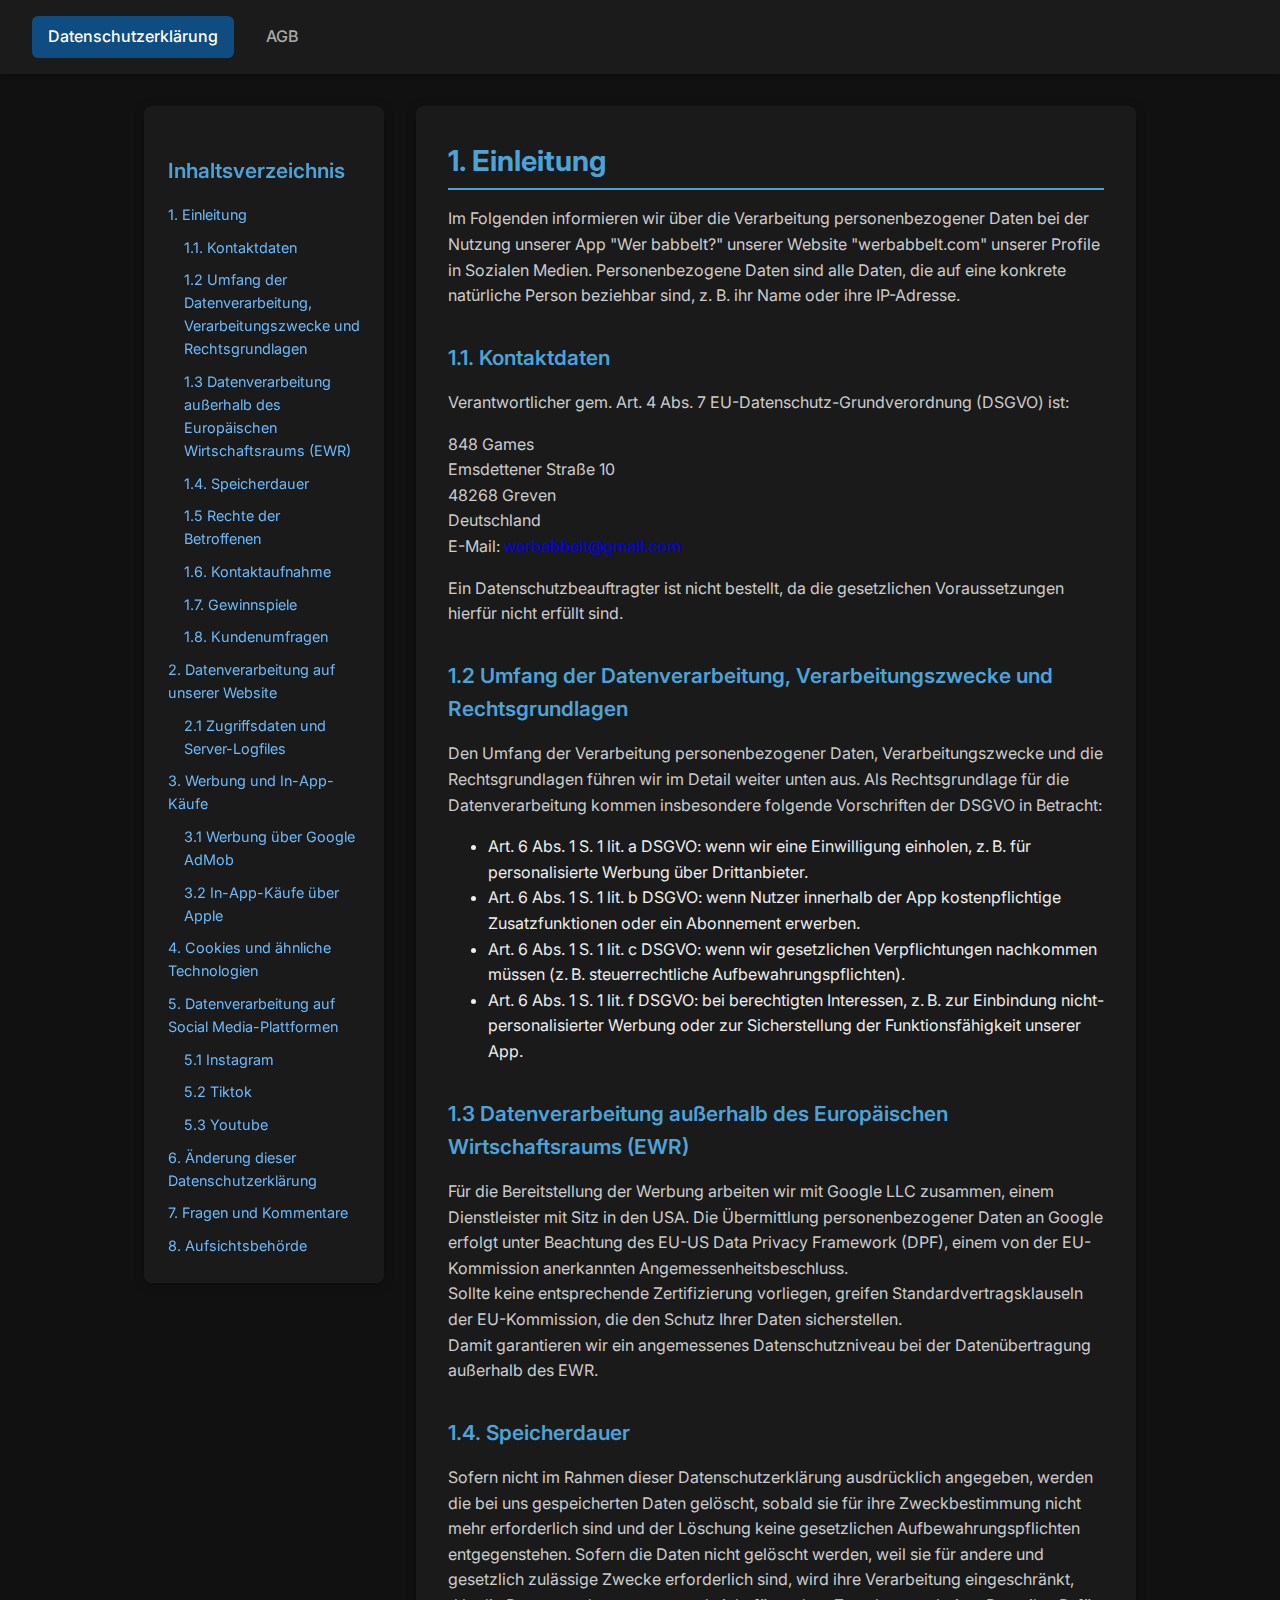
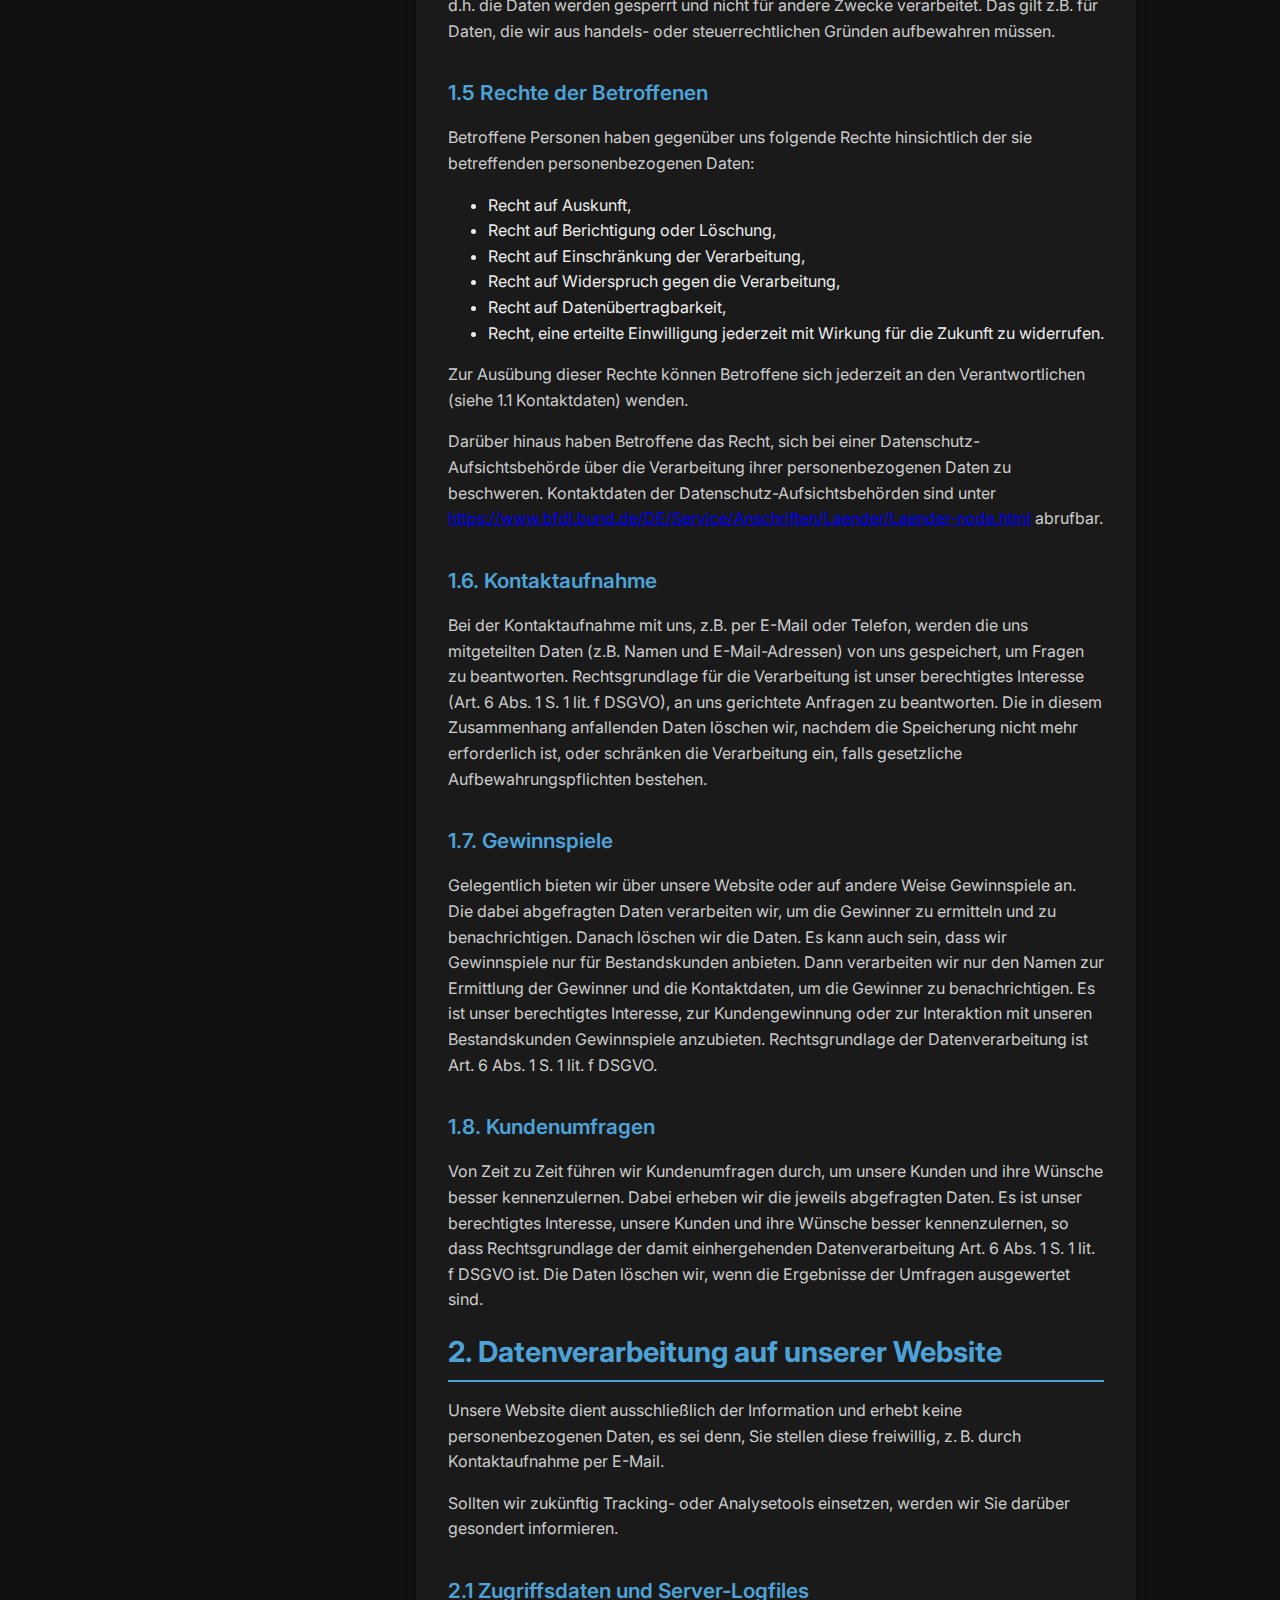
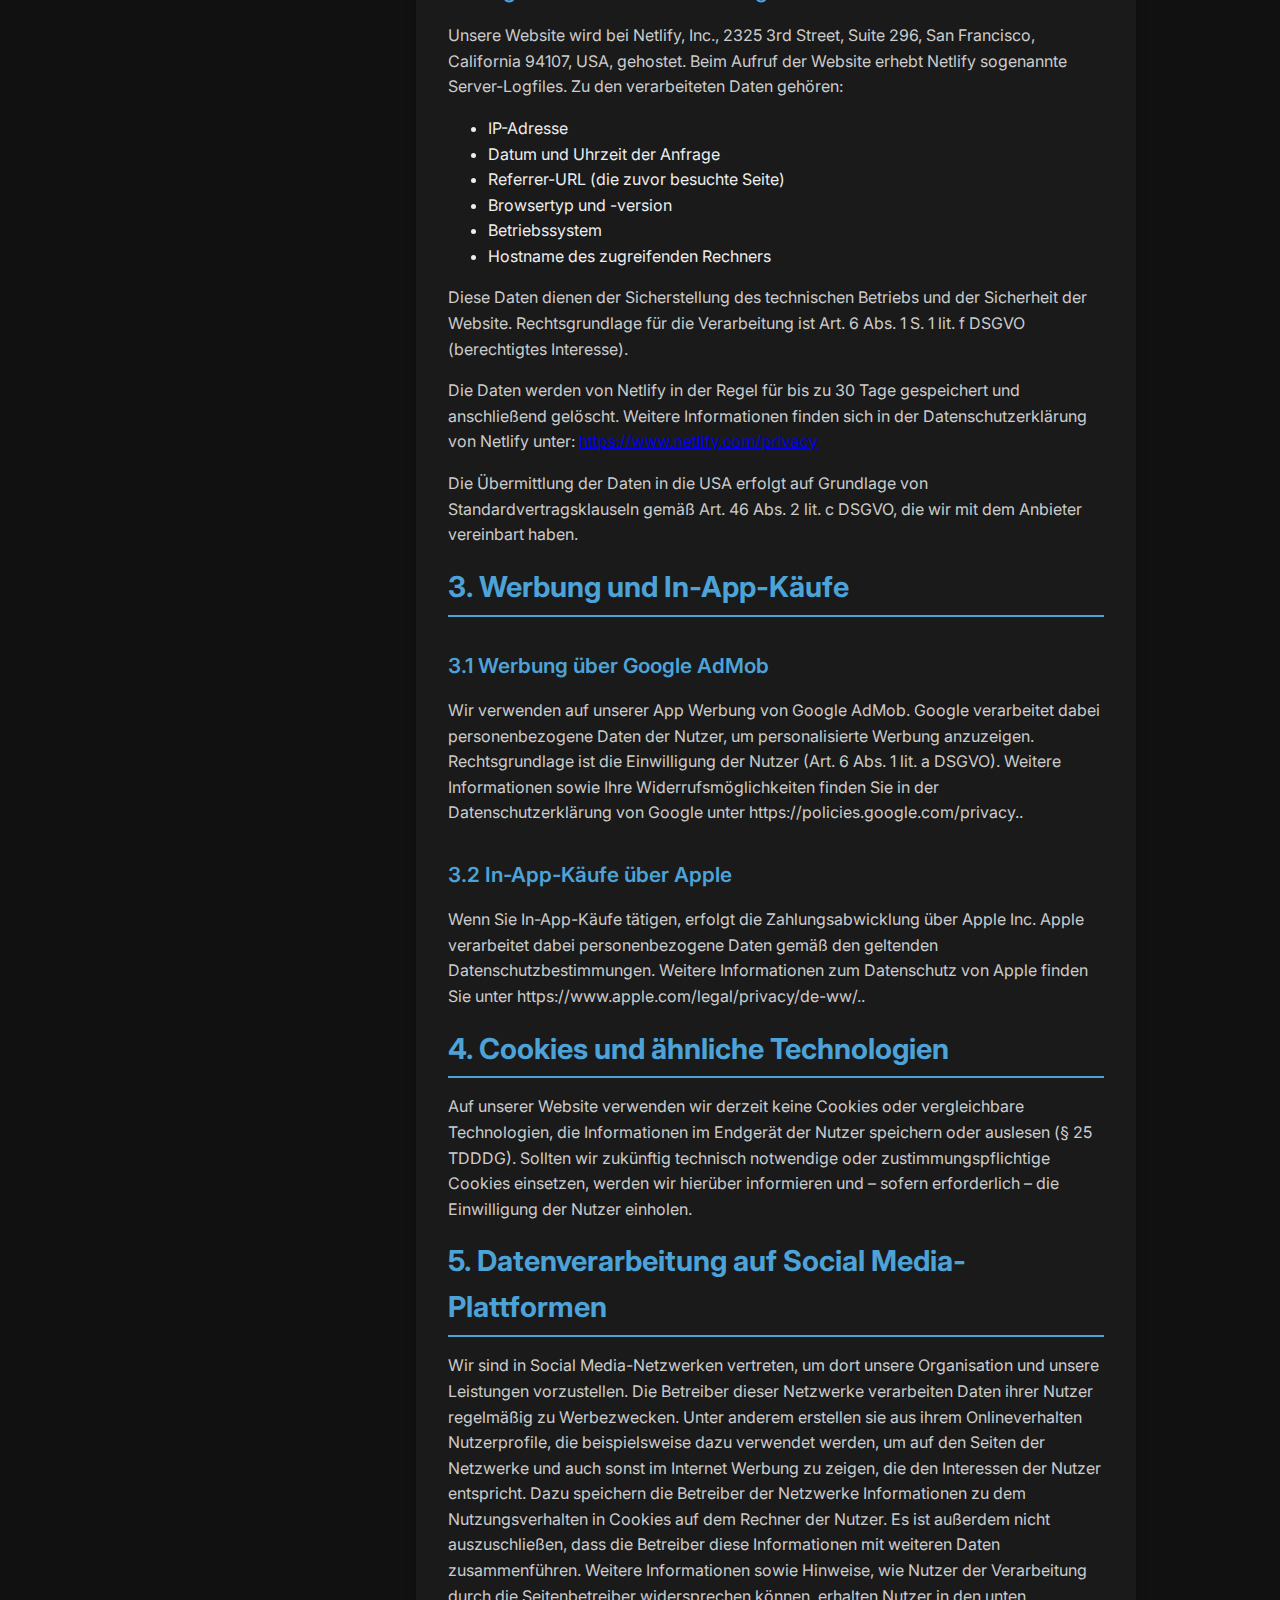
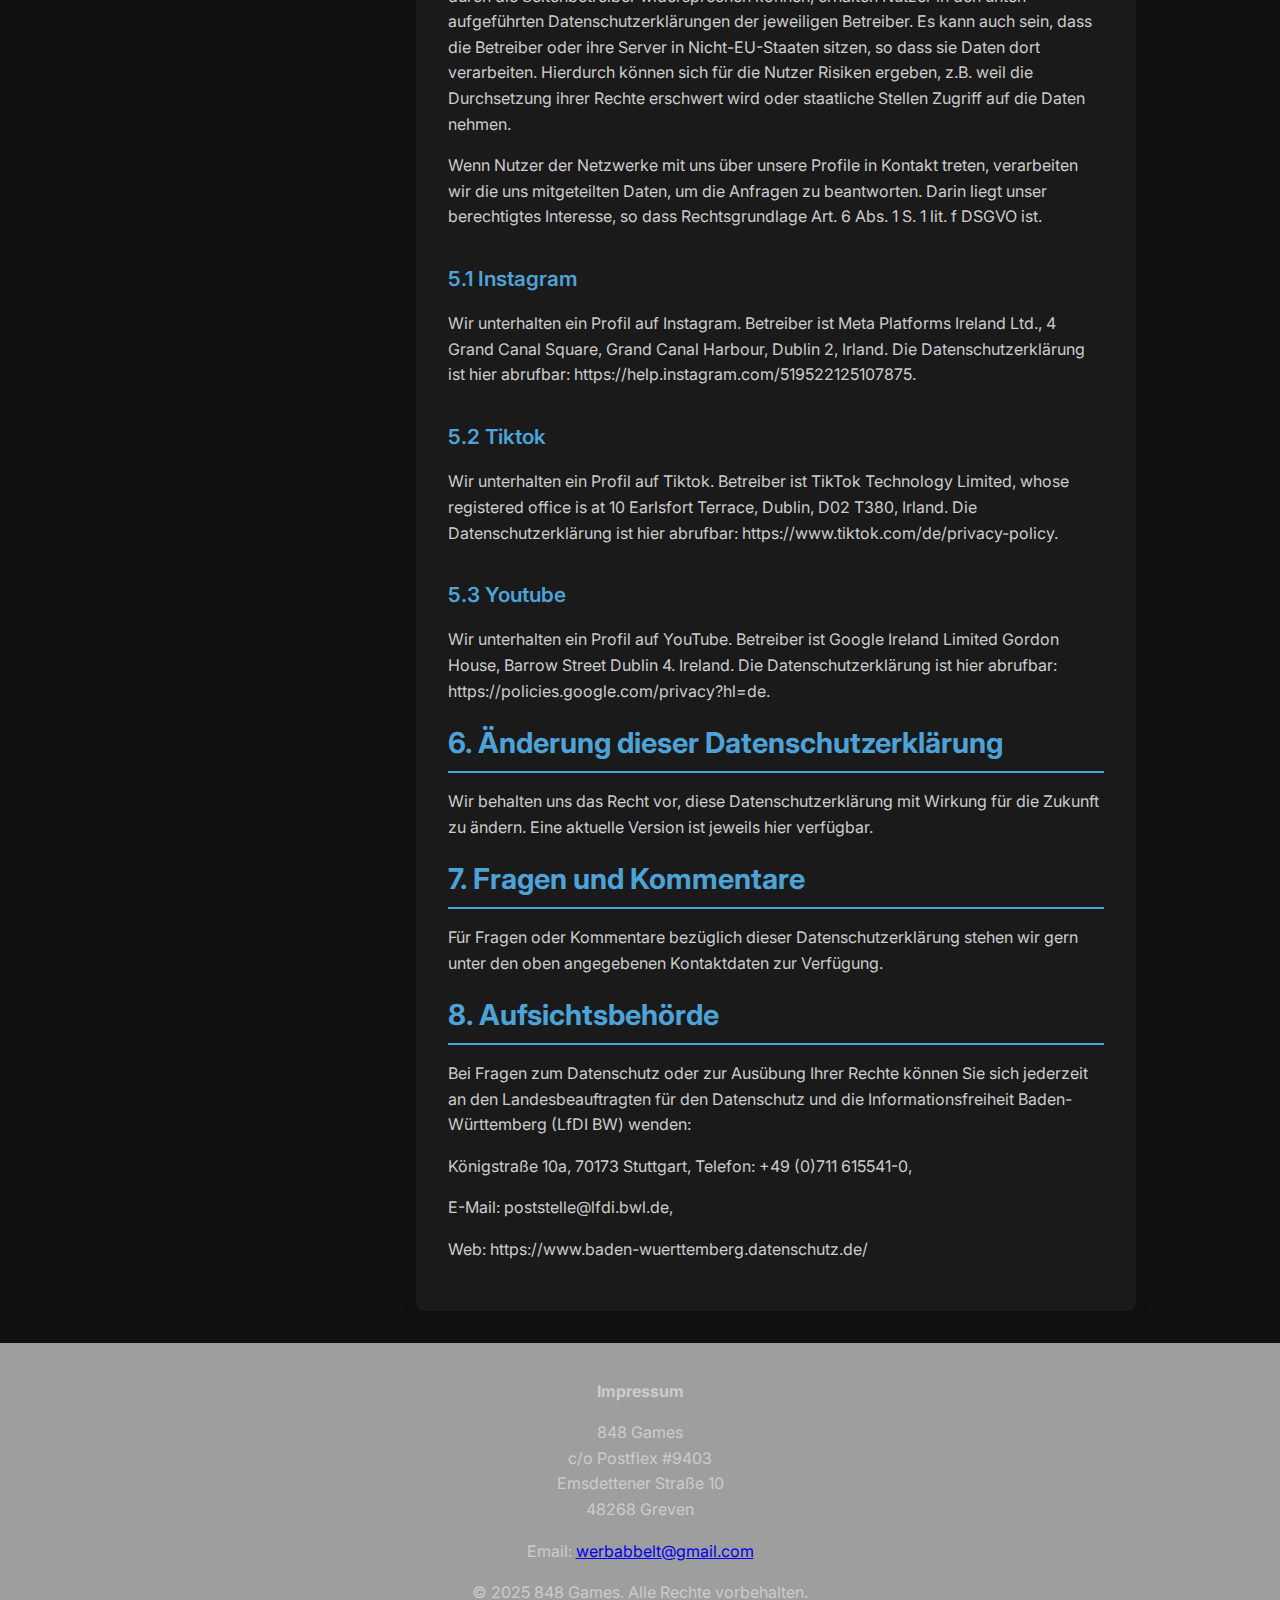
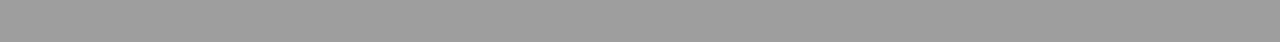
<file: index.html>
<!DOCTYPE html>
<html lang="de">
<head>
  <meta charset="UTF-8" />
  <meta name="viewport" content="width=device-width, initial-scale=1" />
  <title>Datenschutzerklärung</title>
  <link rel="stylesheet" href="styles.css" />
</head>
<header>
  <nav class="nav-tabs">
    <a href="index.html" class="tab active">Datenschutzerklärung</a>
    <a href="agb.html" class="tab">AGB</a>
  </nav>
</header>

<body>

<div class="container">
  <nav class="toc" aria-label="Inhaltsverzeichnis">
    <h2>Inhaltsverzeichnis</h2>
    <ul></ul>
  </nav>

  <main class="content">
    <section>
      <!-- Hier deinen Text einfügen -->
      <h1>1. Einleitung</h1>
<p>Im Folgenden informieren wir über die Verarbeitung personenbezogener Daten bei der Nutzung
unserer App "Wer babbelt?"
unserer Website "werbabbelt.com"
unserer Profile in Sozialen Medien.
Personenbezogene Daten sind alle Daten, die auf eine konkrete natürliche Person beziehbar sind, z. B. ihr Name oder ihre IP-Adresse.
</p>

<h2>1.1. Kontaktdaten</h2>
<p>Verantwortlicher gem. Art. 4 Abs. 7 EU-Datenschutz-Grundverordnung (DSGVO) ist:<br>
<p>
848 Games<br>
Emsdettener Straße 10<br>
48268 Greven<br>
Deutschland<br>
E-Mail: <a href="mailto:werbabbelt@gmail.com">werbabbelt@gmail.com</a>
</p>
<p>Ein Datenschutzbeauftragter ist nicht bestellt, da die gesetzlichen Voraussetzungen hierfür nicht erfüllt sind.</p>

<h2>1.2 Umfang der Datenverarbeitung, Verarbeitungszwecke und Rechtsgrundlagen</h2>
<p>Den Umfang der Verarbeitung personenbezogener Daten, Verarbeitungszwecke und die Rechtsgrundlagen führen wir im Detail weiter unten aus. Als Rechtsgrundlage für die Datenverarbeitung kommen insbesondere folgende Vorschriften der DSGVO in Betracht:</p>
<ul>
  <li>Art. 6 Abs. 1 S. 1 lit. a DSGVO: wenn wir eine Einwilligung einholen, z. B. für personalisierte Werbung über Drittanbieter.</li>
  <li>Art. 6 Abs. 1 S. 1 lit. b DSGVO: wenn Nutzer innerhalb der App kostenpflichtige Zusatzfunktionen oder ein Abonnement erwerben.</li>
  <li>Art. 6 Abs. 1 S. 1 lit. c DSGVO: wenn wir gesetzlichen Verpflichtungen nachkommen müssen (z. B. steuerrechtliche Aufbewahrungspflichten).</li>
  <li>Art. 6 Abs. 1 S. 1 lit. f DSGVO: bei berechtigten Interessen, z. B. zur Einbindung nicht-personalisierter Werbung oder zur Sicherstellung der Funktionsfähigkeit unserer App.</li>
</ul>

<h2>1.3 Datenverarbeitung außerhalb des Europäischen Wirtschaftsraums (EWR)</h2>
<p>Für die Bereitstellung der Werbung arbeiten wir mit Google LLC zusammen, einem Dienstleister mit Sitz in den USA. Die Übermittlung personenbezogener Daten an Google erfolgt unter Beachtung des EU-US Data Privacy Framework (DPF), einem von der EU-Kommission anerkannten Angemessenheitsbeschluss.<br>
Sollte keine entsprechende Zertifizierung vorliegen, greifen Standardvertragsklauseln der EU-Kommission, die den Schutz Ihrer Daten sicherstellen.<br>
Damit garantieren wir ein angemessenes Datenschutzniveau bei der Datenübertragung außerhalb des EWR.</p>

<h2>1.4. Speicherdauer</h2>
<p>Sofern nicht im Rahmen dieser Datenschutzerklärung ausdrücklich angegeben, werden die bei uns gespeicherten Daten gelöscht, sobald sie für ihre Zweckbestimmung nicht mehr erforderlich sind und der Löschung keine gesetzlichen Aufbewahrungspflichten entgegenstehen. Sofern die Daten nicht gelöscht werden, weil sie für andere und gesetzlich zulässige Zwecke erforderlich sind, wird ihre Verarbeitung eingeschränkt, d.h. die Daten werden gesperrt und nicht für andere Zwecke verarbeitet. Das gilt z.B. für Daten, die wir aus handels- oder steuerrechtlichen Gründen aufbewahren müssen.</p>

<h2>1.5 Rechte der Betroffenen</h2>
<p>Betroffene Personen haben gegenüber uns folgende Rechte hinsichtlich der sie betreffenden personenbezogenen Daten:</p>
<ul>
  <li>Recht auf Auskunft,</li>
  <li>Recht auf Berichtigung oder Löschung,</li>
  <li>Recht auf Einschränkung der Verarbeitung,</li>
  <li>Recht auf Widerspruch gegen die Verarbeitung,</li>
  <li>Recht auf Datenübertragbarkeit,</li>
  <li>Recht, eine erteilte Einwilligung jederzeit mit Wirkung für die Zukunft zu widerrufen.</li>
</ul>
<p>Zur Ausübung dieser Rechte können Betroffene sich jederzeit an den Verantwortlichen (siehe 1.1 Kontaktdaten) wenden.</p>
<p>Darüber hinaus haben Betroffene das Recht, sich bei einer Datenschutz-Aufsichtsbehörde über die Verarbeitung ihrer personenbezogenen Daten zu beschweren. Kontaktdaten der Datenschutz-Aufsichtsbehörden sind unter <a href="https://www.bfdi.bund.de/DE/Service/Anschriften/Laender/Laender-node.html" target="_blank" rel="noopener">https://www.bfdi.bund.de/DE/Service/Anschriften/Laender/Laender-node.html</a> abrufbar.</p>

<h2>1.6. Kontaktaufnahme</h2>
<p>Bei der Kontaktaufnahme mit uns, z.B. per E-Mail oder Telefon, werden die uns mitgeteilten Daten (z.B. Namen und E-Mail-Adressen) von uns gespeichert, um Fragen zu beantworten. Rechtsgrundlage für die Verarbeitung ist unser berechtigtes Interesse (Art. 6 Abs. 1 S. 1 lit. f DSGVO), an uns gerichtete Anfragen zu beantworten. Die in diesem Zusammenhang anfallenden Daten löschen wir, nachdem die Speicherung nicht mehr erforderlich ist, oder schränken die Verarbeitung ein, falls gesetzliche Aufbewahrungspflichten bestehen.</p>

<h2>1.7. Gewinnspiele</h2>
<p>Gelegentlich bieten wir über unsere Website oder auf andere Weise Gewinnspiele an. Die dabei abgefragten Daten verarbeiten wir, um die Gewinner zu ermitteln und zu benachrichtigen. Danach löschen wir die Daten. Es kann auch sein, dass wir Gewinnspiele nur für Bestandskunden anbieten. Dann verarbeiten wir nur den Namen zur Ermittlung der Gewinner und die Kontaktdaten, um die Gewinner zu benachrichtigen. Es ist unser berechtigtes Interesse, zur Kundengewinnung oder zur Interaktion mit unseren Bestandskunden Gewinnspiele anzubieten. Rechtsgrundlage der Datenverarbeitung ist Art. 6 Abs. 1 S. 1 lit. f DSGVO.</p>

<h2>1.8. Kundenumfragen</h2>
<p>Von Zeit zu Zeit führen wir Kundenumfragen durch, um unsere Kunden und ihre Wünsche besser kennenzulernen. Dabei erheben wir die jeweils abgefragten Daten. Es ist unser berechtigtes Interesse, unsere Kunden und ihre Wünsche besser kennenzulernen, so dass Rechtsgrundlage der damit einhergehenden Datenverarbeitung Art. 6 Abs. 1 S. 1 lit. f DSGVO ist. Die Daten löschen wir, wenn die Ergebnisse der Umfragen ausgewertet sind.</p>

<h1>2. Datenverarbeitung auf unserer Website</h1>
<p>Unsere Website dient ausschließlich der Information und erhebt keine personenbezogenen Daten, es sei denn, Sie stellen diese freiwillig, z. B. durch Kontaktaufnahme per E-Mail.</p>
<p>Sollten wir zukünftig Tracking- oder Analysetools einsetzen, werden wir Sie darüber gesondert informieren.</p>

<h2>2.1 Zugriffsdaten und Server-Logfiles</h2>
<p>Unsere Website wird bei Netlify, Inc., 2325 3rd Street, Suite 296, San Francisco, California 94107, USA, gehostet. Beim Aufruf der Website erhebt Netlify sogenannte Server-Logfiles. Zu den verarbeiteten Daten gehören:</p>
<ul>
  <li>IP-Adresse</li>
  <li>Datum und Uhrzeit der Anfrage</li>
  <li>Referrer-URL (die zuvor besuchte Seite)</li>
  <li>Browsertyp und -version</li>
  <li>Betriebssystem</li>
  <li>Hostname des zugreifenden Rechners</li>
</ul>
<p>Diese Daten dienen der Sicherstellung des technischen Betriebs und der Sicherheit der Website. Rechtsgrundlage für die Verarbeitung ist Art. 6 Abs. 1 S. 1 lit. f DSGVO (berechtigtes Interesse).</p>
<p>Die Daten werden von Netlify in der Regel für bis zu 30 Tage gespeichert und anschließend gelöscht. Weitere Informationen finden sich in der Datenschutzerklärung von Netlify unter: <a href="https://www.netlify.com/privacy" target="_blank" rel="noopener">https://www.netlify.com/privacy</a></p>
<p>Die Übermittlung der Daten in die USA erfolgt auf Grundlage von Standardvertragsklauseln gemäß Art. 46 Abs. 2 lit. c DSGVO, die wir mit dem Anbieter vereinbart haben.</p>

<h1>3. Werbung und In-App-Käufe</h1>
<h2>3.1 Werbung über Google AdMob</h2>
<p>Wir verwenden auf unserer App Werbung von Google AdMob. Google verarbeitet dabei personenbezogene Daten der Nutzer, um personalisierte Werbung anzuzeigen. Rechtsgrundlage ist die Einwilligung der Nutzer (Art. 6 Abs. 1 lit. a DSGVO). Weitere Informationen sowie Ihre Widerrufsmöglichkeiten finden Sie in der Datenschutzerklärung von Google unter https://policies.google.com/privacy.</a>.</p>

<h2>3.2 In-App-Käufe über Apple</h2>
<p>Wenn Sie In-App-Käufe tätigen, erfolgt die Zahlungsabwicklung über Apple Inc. Apple verarbeitet dabei personenbezogene Daten gemäß den geltenden Datenschutzbestimmungen. Weitere Informationen zum Datenschutz von Apple finden Sie unter https://www.apple.com/legal/privacy/de-ww/.</a>.</p>

<h1>4. Cookies und ähnliche Technologien</h1>
<p>Auf unserer Website verwenden wir derzeit keine Cookies oder vergleichbare Technologien, die Informationen im Endgerät der Nutzer speichern oder auslesen (§ 25 TDDDG).
Sollten wir zukünftig technisch notwendige oder zustimmungspflichtige Cookies einsetzen, werden wir hierüber informieren und – sofern erforderlich – die Einwilligung der Nutzer einholen.</p>

<h1>5. Datenverarbeitung auf Social Media-Plattformen</h1>
<p>Wir sind in Social Media-Netzwerken vertreten, um dort unsere Organisation und unsere Leistungen vorzustellen. Die Betreiber dieser Netzwerke verarbeiten Daten ihrer Nutzer regelmäßig zu Werbezwecken. Unter anderem erstellen sie aus ihrem Onlineverhalten Nutzerprofile, die beispielsweise dazu verwendet werden, um auf den Seiten der Netzwerke und auch sonst im Internet Werbung zu zeigen, die den Interessen der Nutzer entspricht. Dazu speichern die Betreiber der Netzwerke Informationen zu dem Nutzungsverhalten in Cookies auf dem Rechner der Nutzer. Es ist außerdem nicht auszuschließen, dass die Betreiber diese Informationen mit weiteren Daten zusammenführen. Weitere Informationen sowie Hinweise, wie Nutzer der Verarbeitung durch die Seitenbetreiber widersprechen können, erhalten Nutzer in den unten aufgeführten Datenschutzerklärungen der jeweiligen Betreiber. Es kann auch sein, dass die Betreiber oder ihre Server in Nicht-EU-Staaten sitzen, so dass sie Daten dort verarbeiten. Hierdurch können sich für die Nutzer Risiken ergeben, z.B. weil die Durchsetzung ihrer Rechte erschwert wird oder staatliche Stellen Zugriff auf die Daten nehmen.
<p>
Wenn Nutzer der Netzwerke mit uns über unsere Profile in Kontakt treten, verarbeiten wir die uns mitgeteilten Daten, um die Anfragen zu beantworten. Darin liegt unser berechtigtes Interesse, so dass Rechtsgrundlage Art. 6 Abs. 1 S. 1 lit. f DSGVO ist.
</p></p>
<h2>5.1 Instagram</h2>
<p>Wir unterhalten ein Profil auf Instagram. Betreiber ist Meta Platforms Ireland Ltd., 4 Grand Canal Square, Grand Canal Harbour, Dublin 2, Irland. Die Datenschutzerklärung ist hier abrufbar: https://help.instagram.com/519522125107875.</p>
<h2>5.2 Tiktok</h2>
<p>Wir unterhalten ein Profil auf Tiktok. Betreiber ist TikTok Technology Limited, whose registered office is at 10 Earlsfort Terrace, Dublin, D02 T380, Irland. Die Datenschutzerklärung ist hier abrufbar: https://www.tiktok.com/de/privacy-policy.</p>
<h2>5.3 Youtube</h2>
<p>Wir unterhalten ein Profil auf YouTube. Betreiber ist Google Ireland Limited Gordon House, Barrow Street Dublin 4. Ireland. Die Datenschutzerklärung ist hier abrufbar: https://policies.google.com/privacy?hl=de.</p>

<h1>6. Änderung dieser Datenschutzerklärung</h1>
<p> Wir behalten uns das Recht vor, diese Datenschutzerklärung mit Wirkung für die Zukunft zu ändern. Eine aktuelle Version ist jeweils hier verfügbar.</p>

<h1>7. Fragen und Kommentare</h1>
<p>Für Fragen oder Kommentare bezüglich dieser Datenschutzerklärung stehen wir gern unter den oben angegebenen Kontaktdaten zur Verfügung.</p>

<h1>8. Aufsichtsbehörde</h1>
<p>Bei Fragen zum Datenschutz oder zur Ausübung Ihrer Rechte können Sie sich jederzeit an den Landesbeauftragten für den Datenschutz und die Informationsfreiheit Baden-Württemberg (LfDI BW) wenden:
<p>Königstraße 10a, 70173 Stuttgart, Telefon: +49 (0)711 615541-0, </p>
<p>E-Mail: poststelle@lfdi.bwl.de,</p>
<p>Web: https://www.baden-wuerttemberg.datenschutz.de/ </p></p>
      <!-- Weitere Abschnitte... -->
    </section>
  </main>
</div>

<footer style="background-color:#9e9e9e; padding:20px; text-align:center; font-size:14px; color:#000000;">
  <p><strong>Impressum</strong></p>
  <p>848 Games<br>
    c/o Postflex #9403 <br>
  Emsdettener Straße 10<br>
  48268 Greven</p>
  <p>Email: <a href="mailto:werbabbelt@gmail.com">werbabbelt@gmail.com</a></p>
  <p>&copy; 2025 848 Games. Alle Rechte vorbehalten.</p>
</footer>


<script src="script.js"></script>
</body>
</html>
</file>
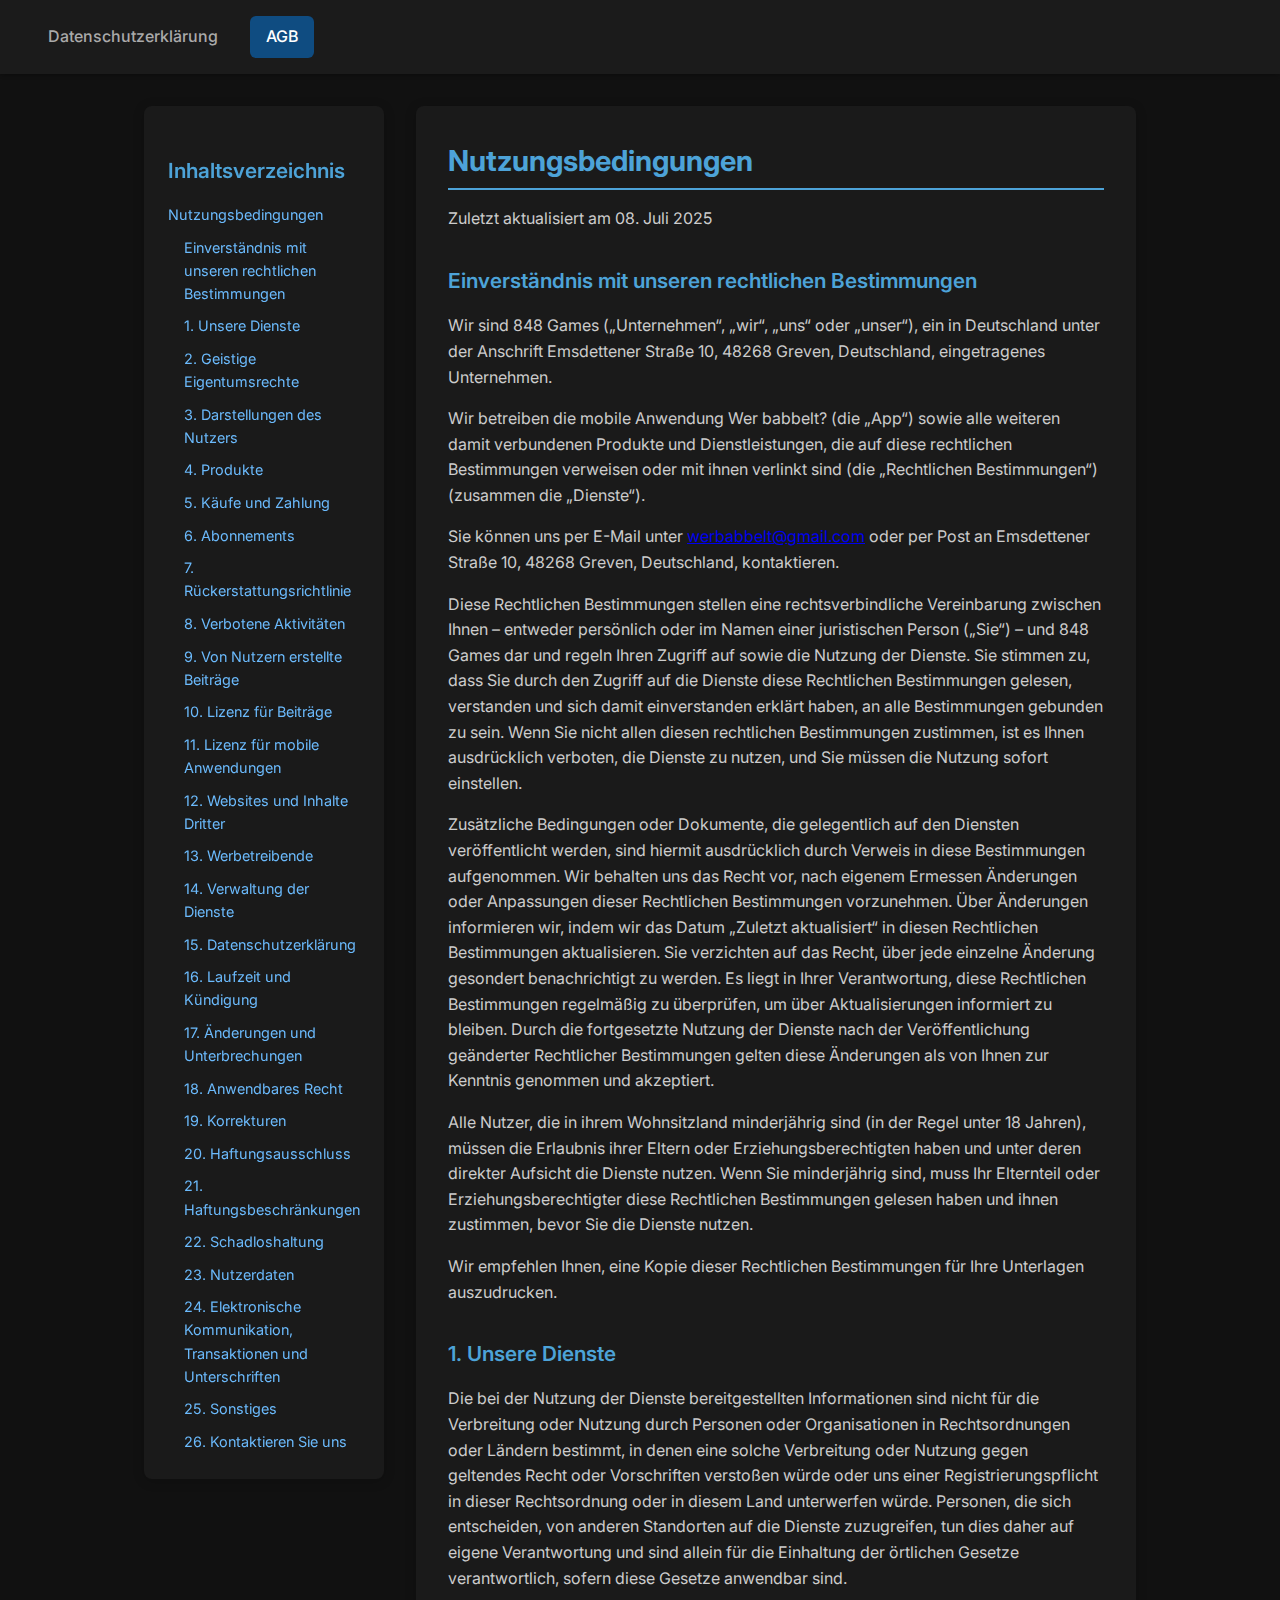
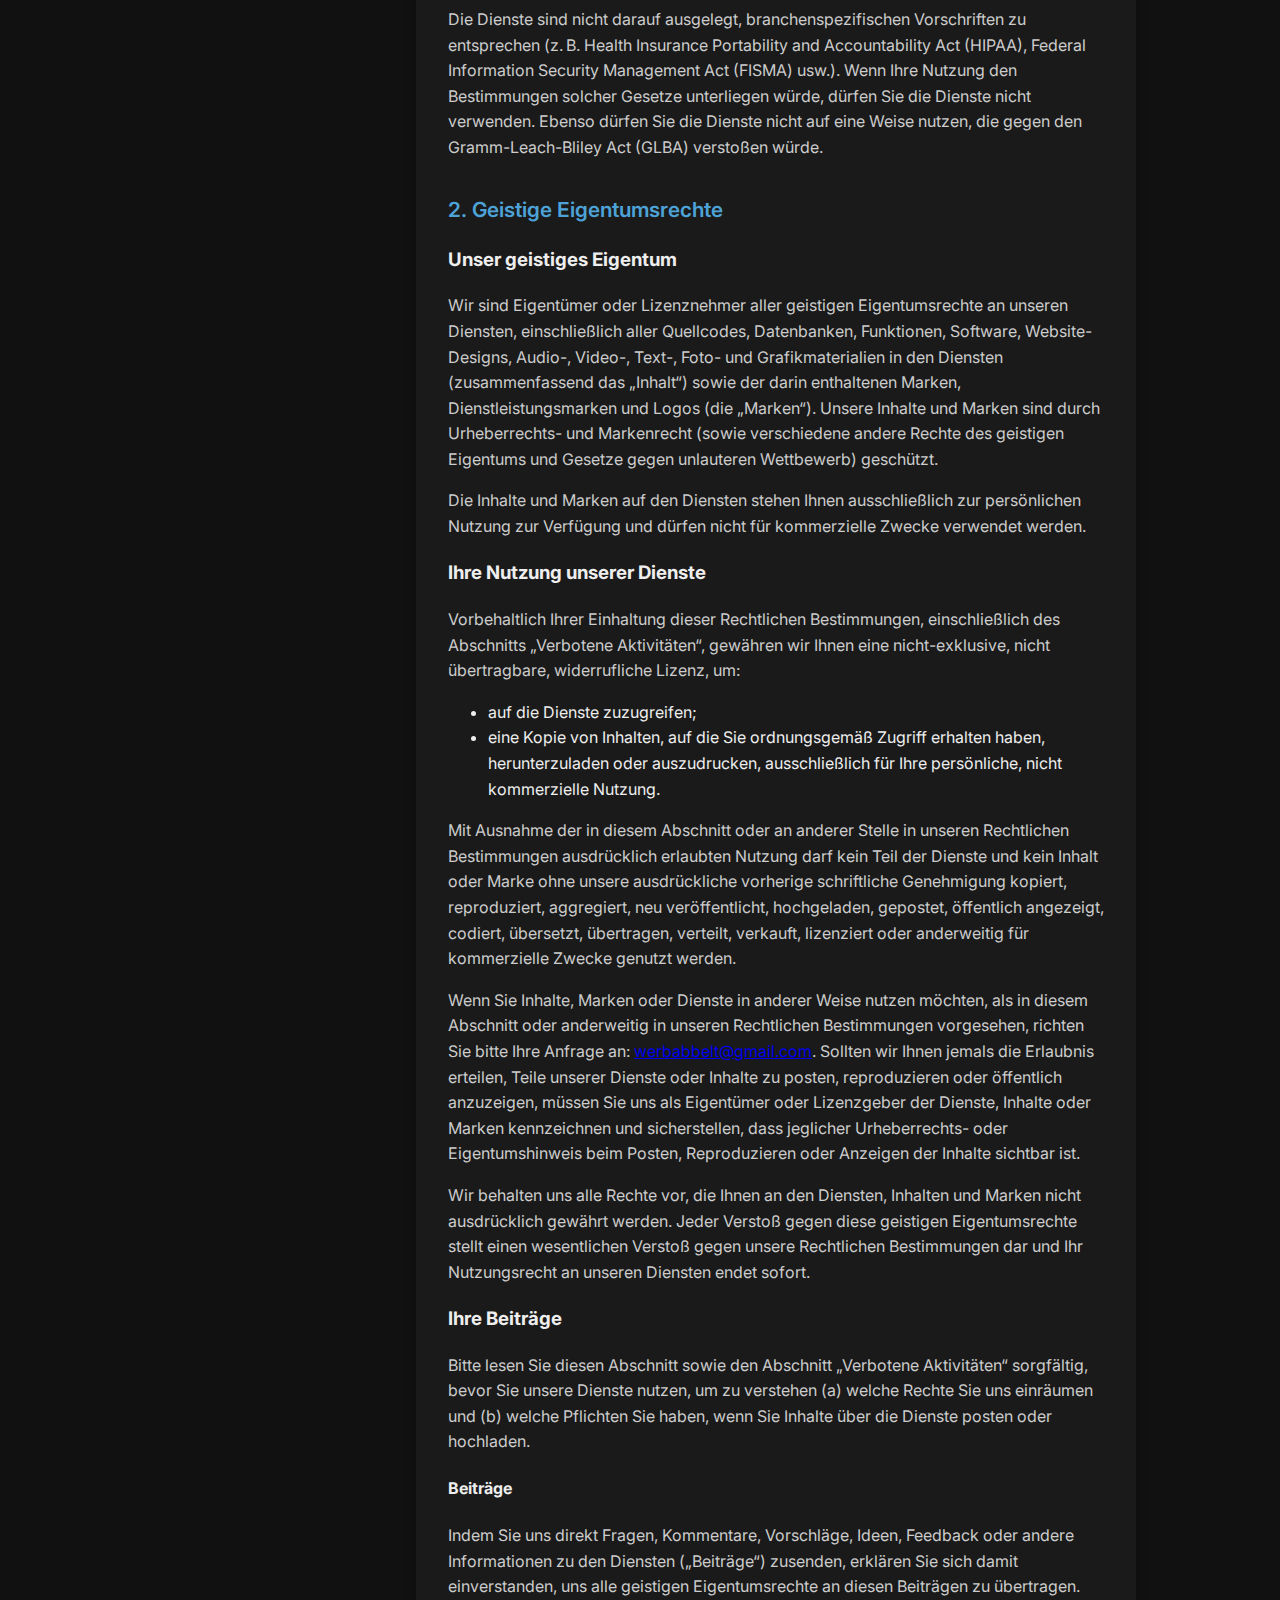
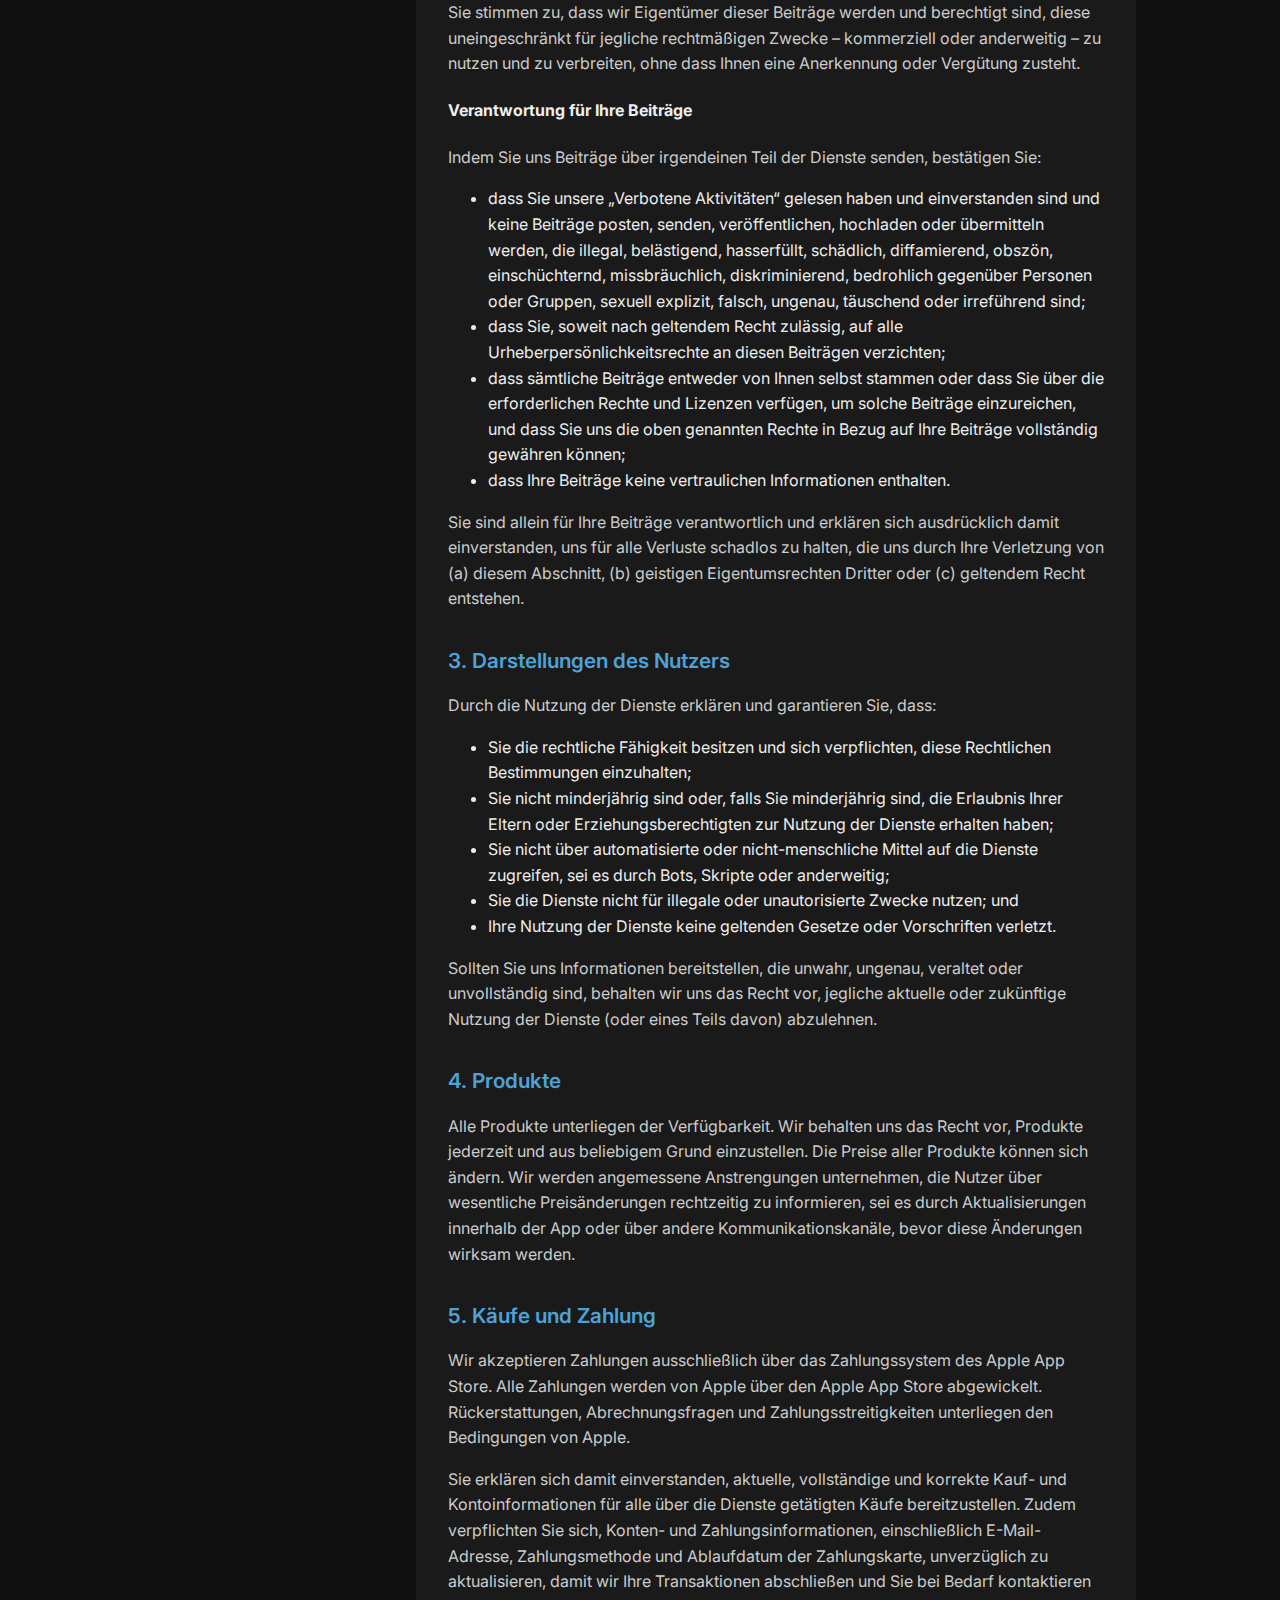
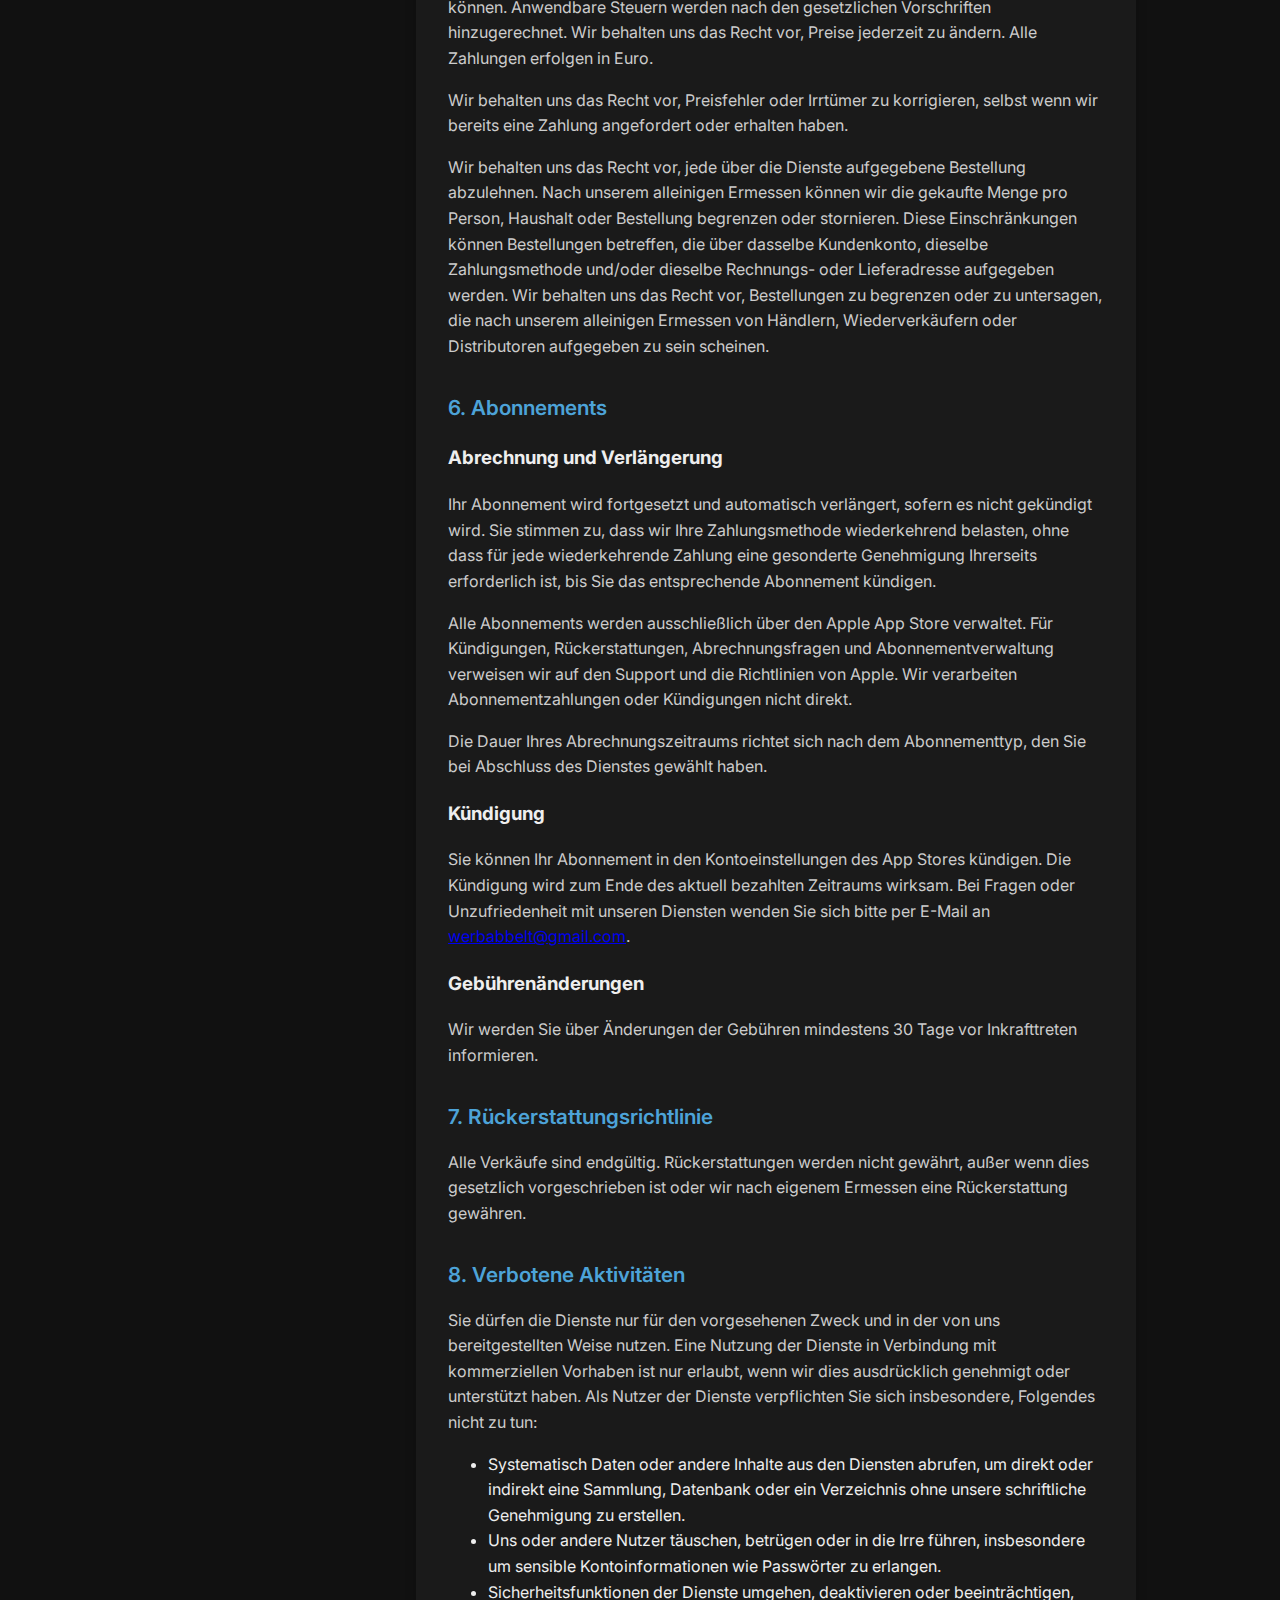
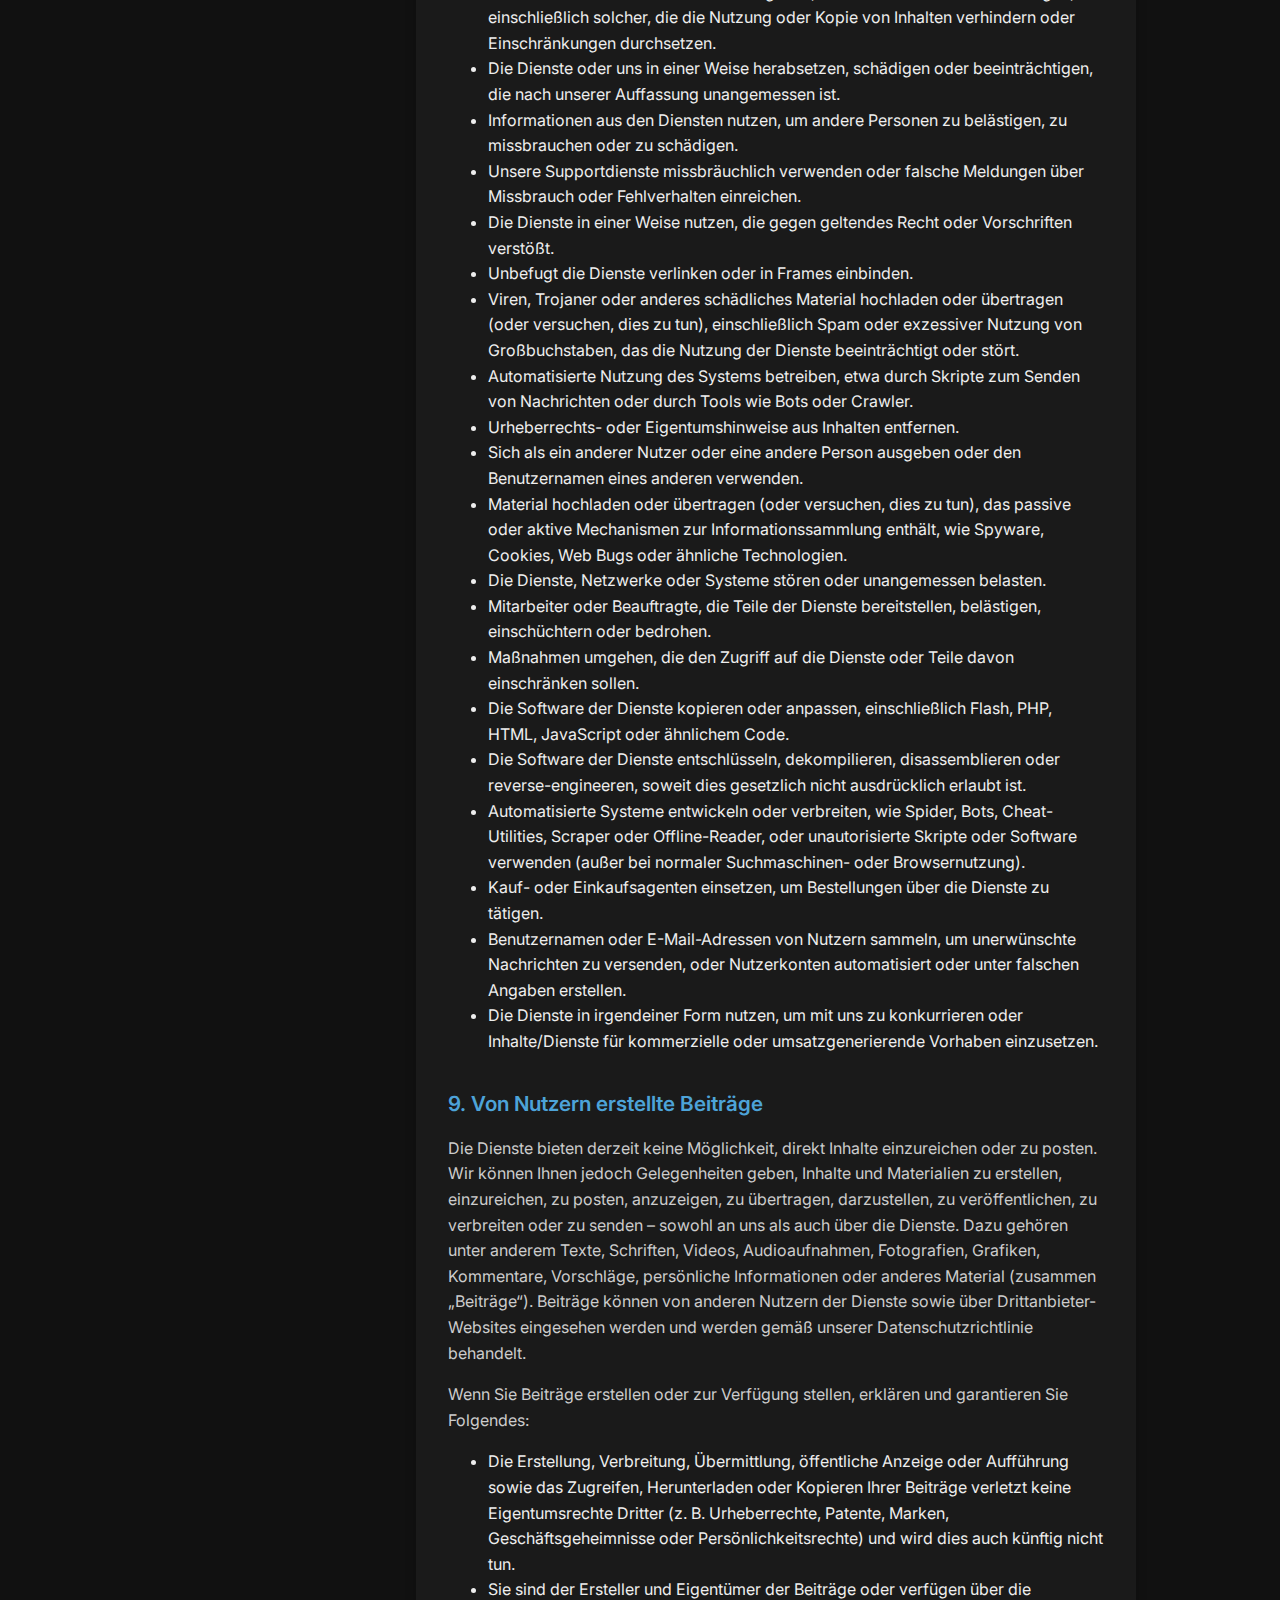
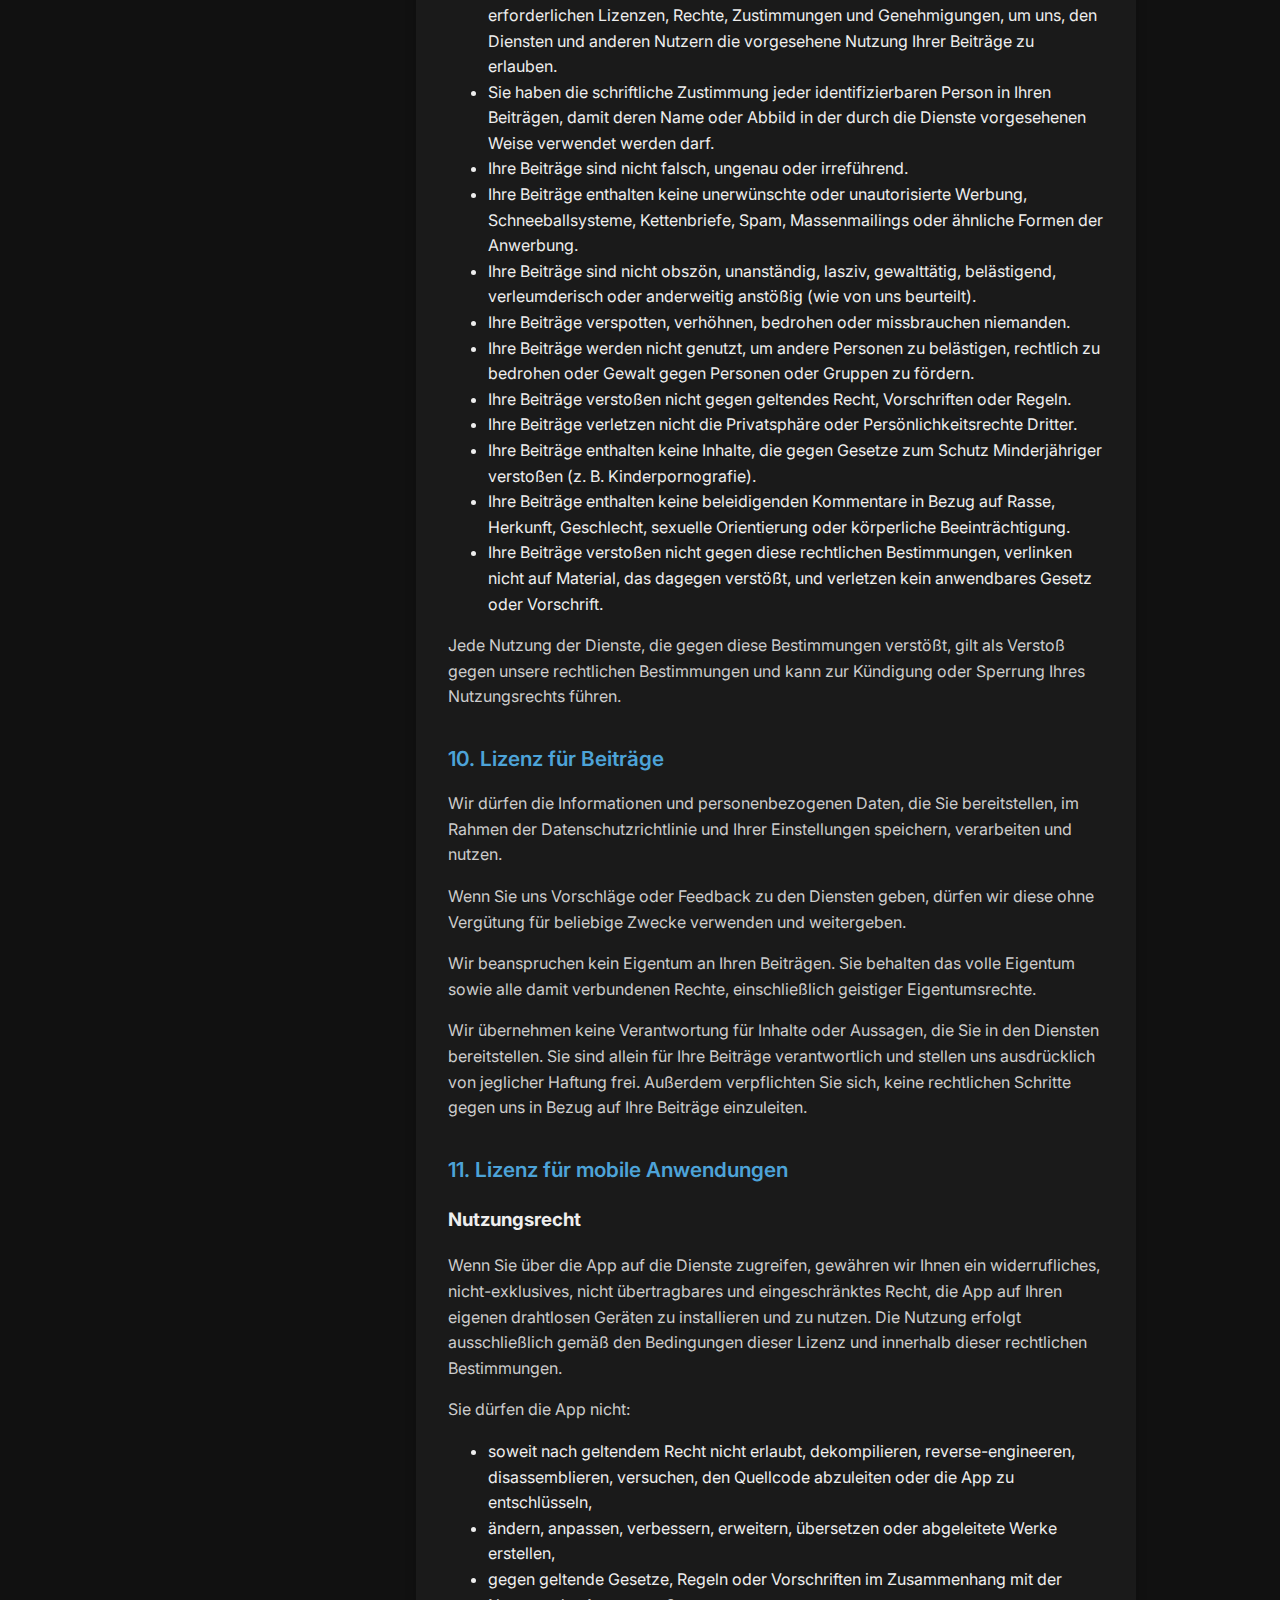
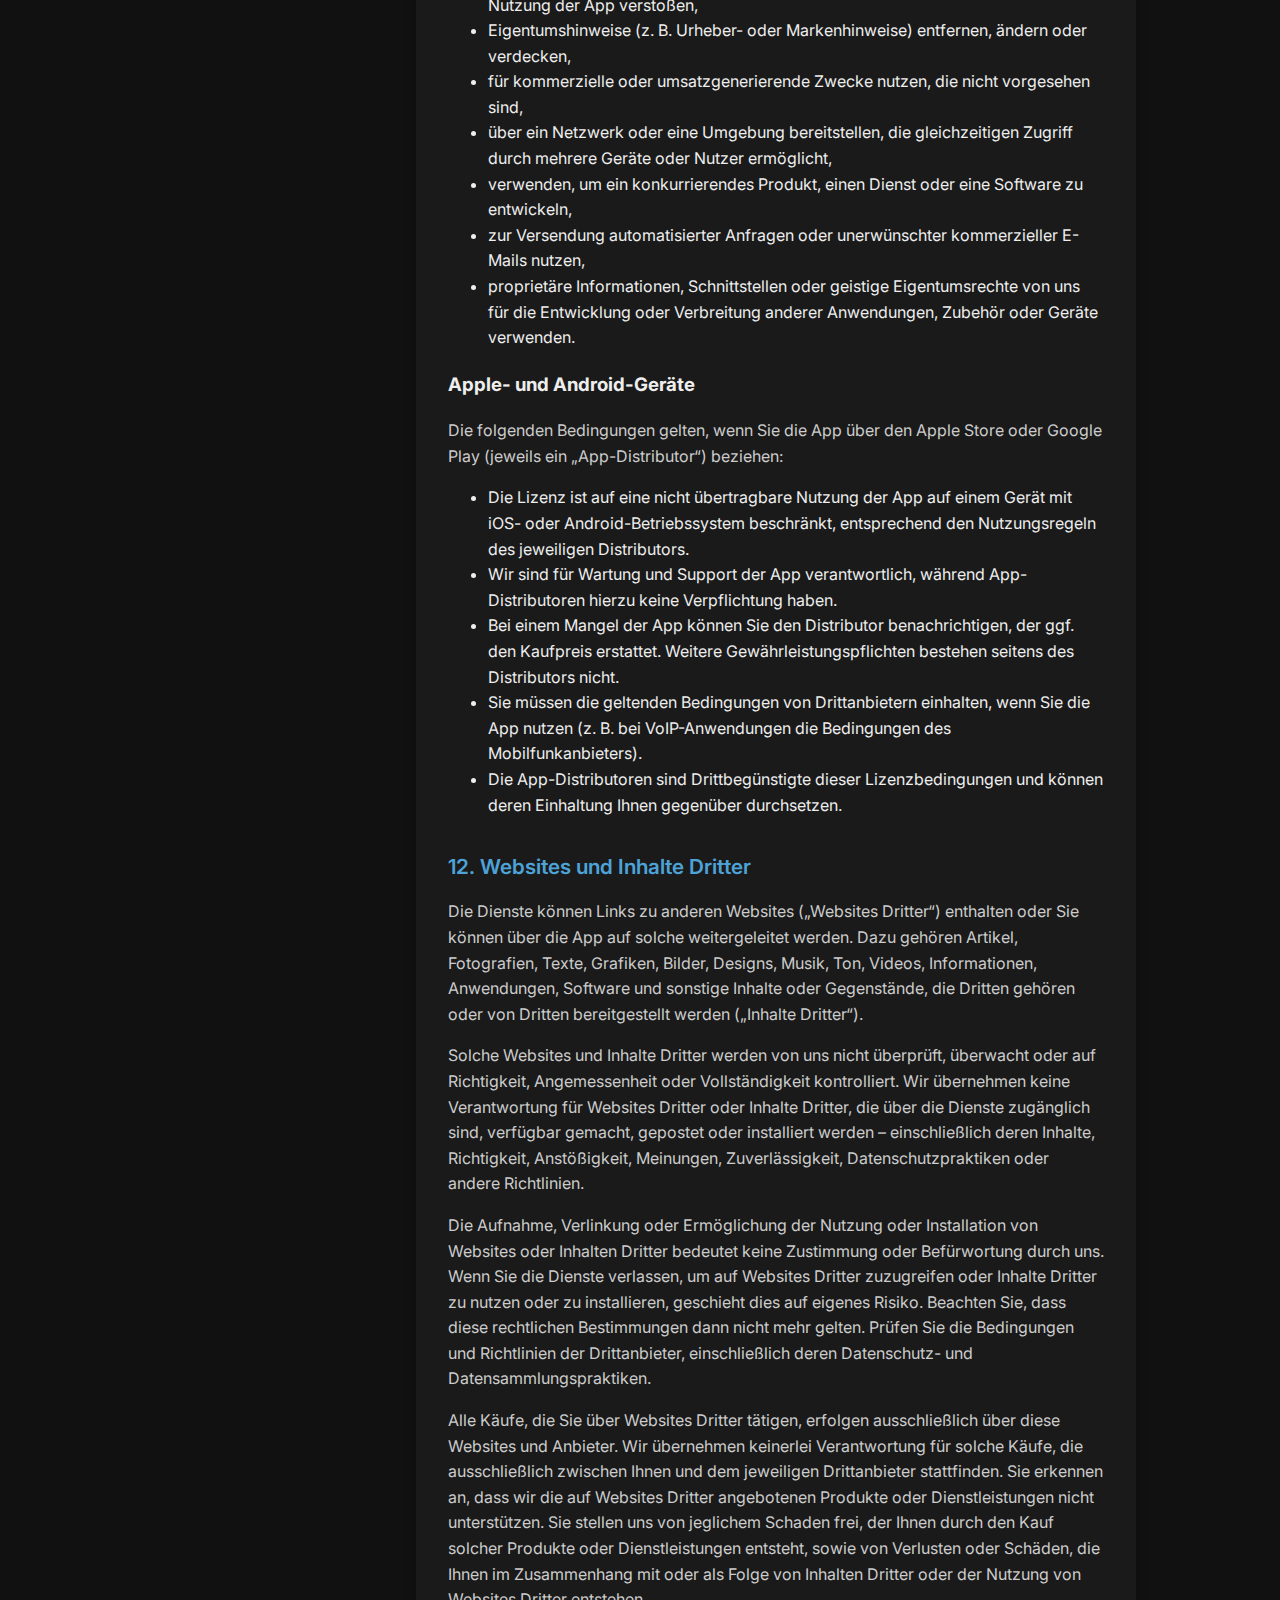
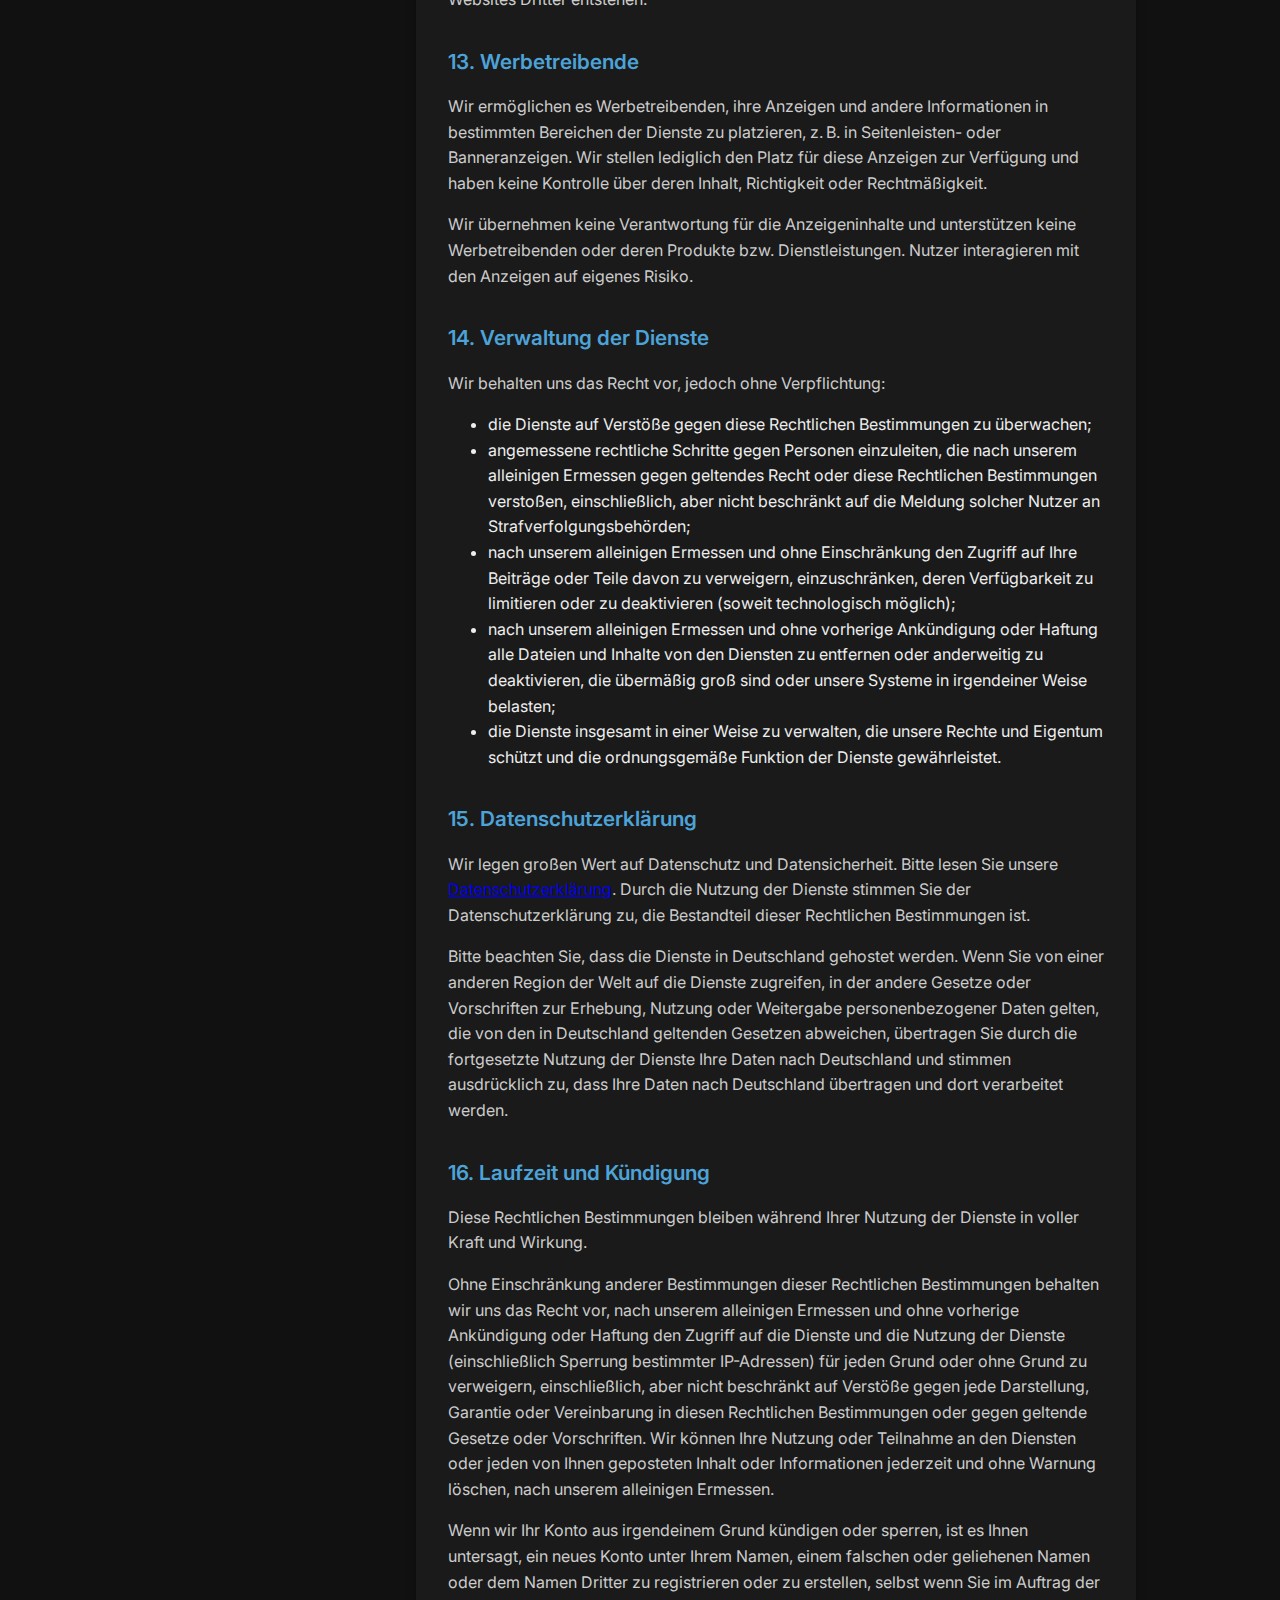
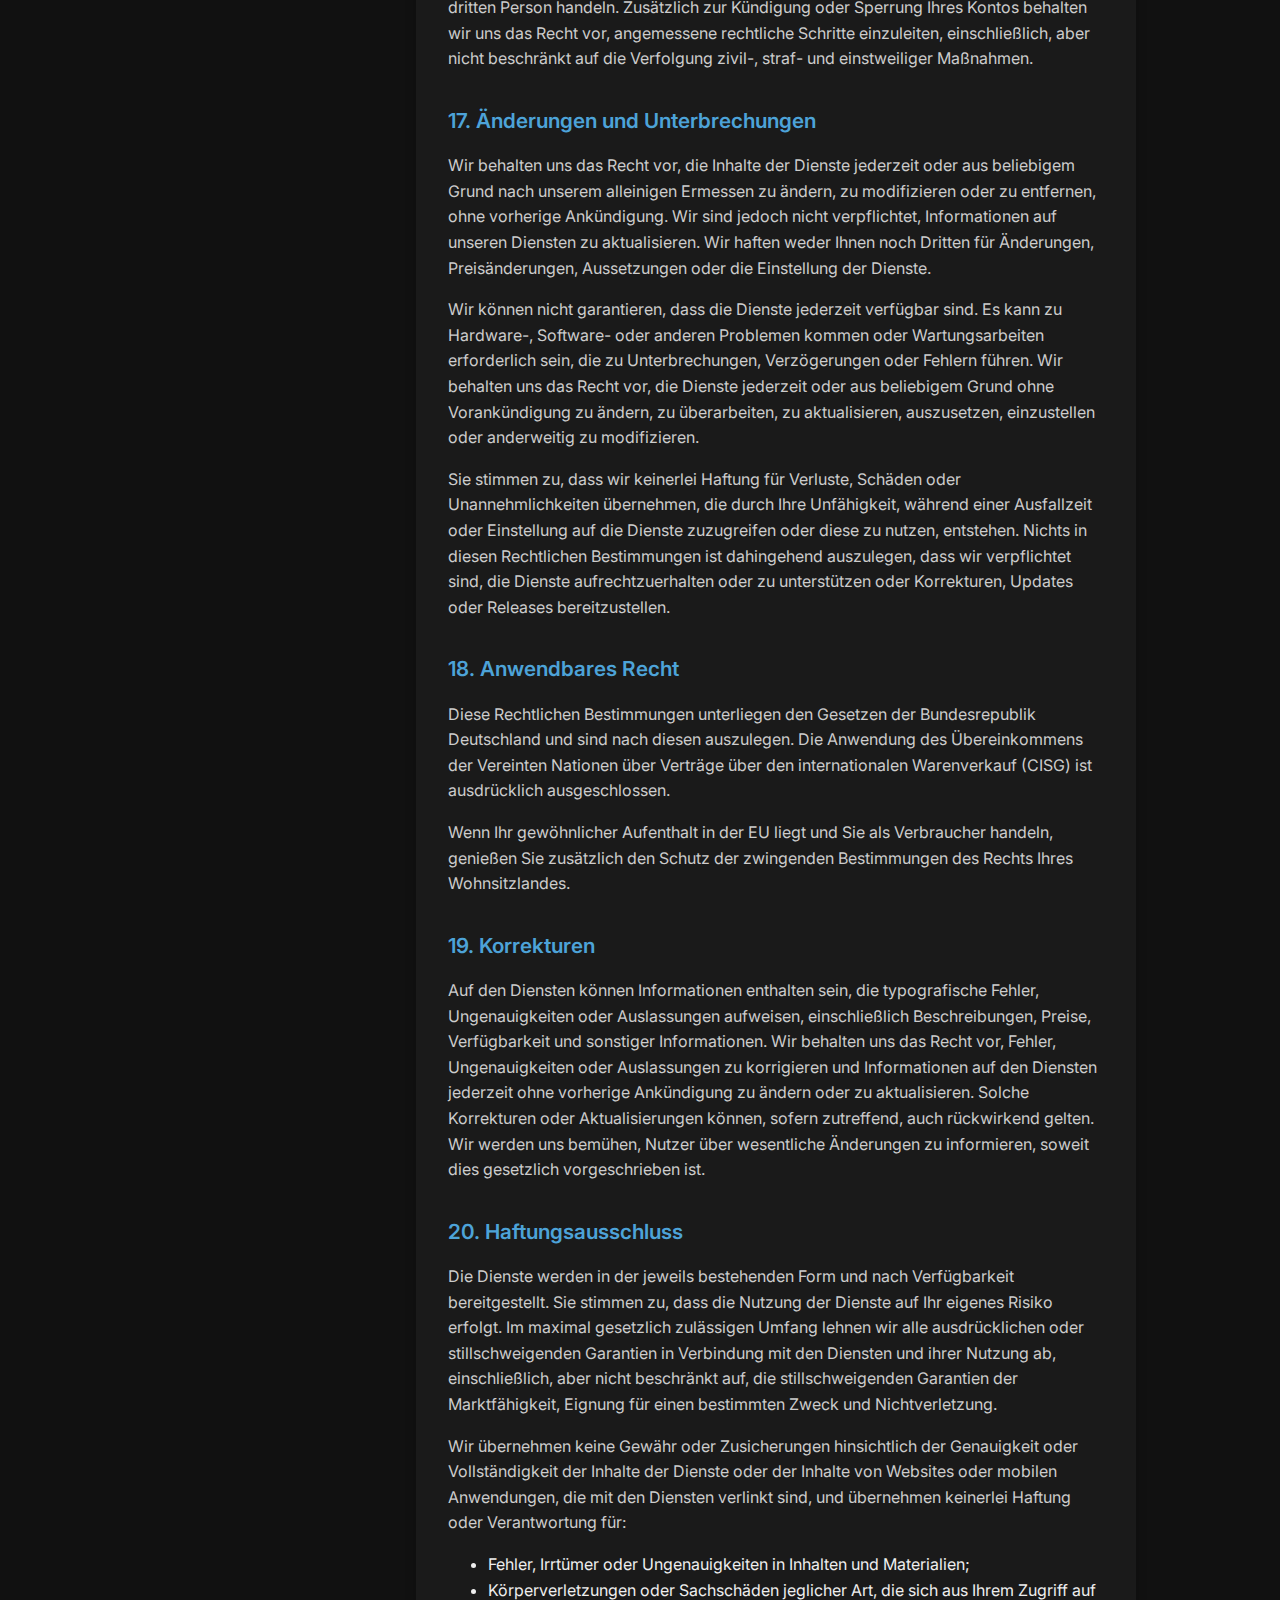
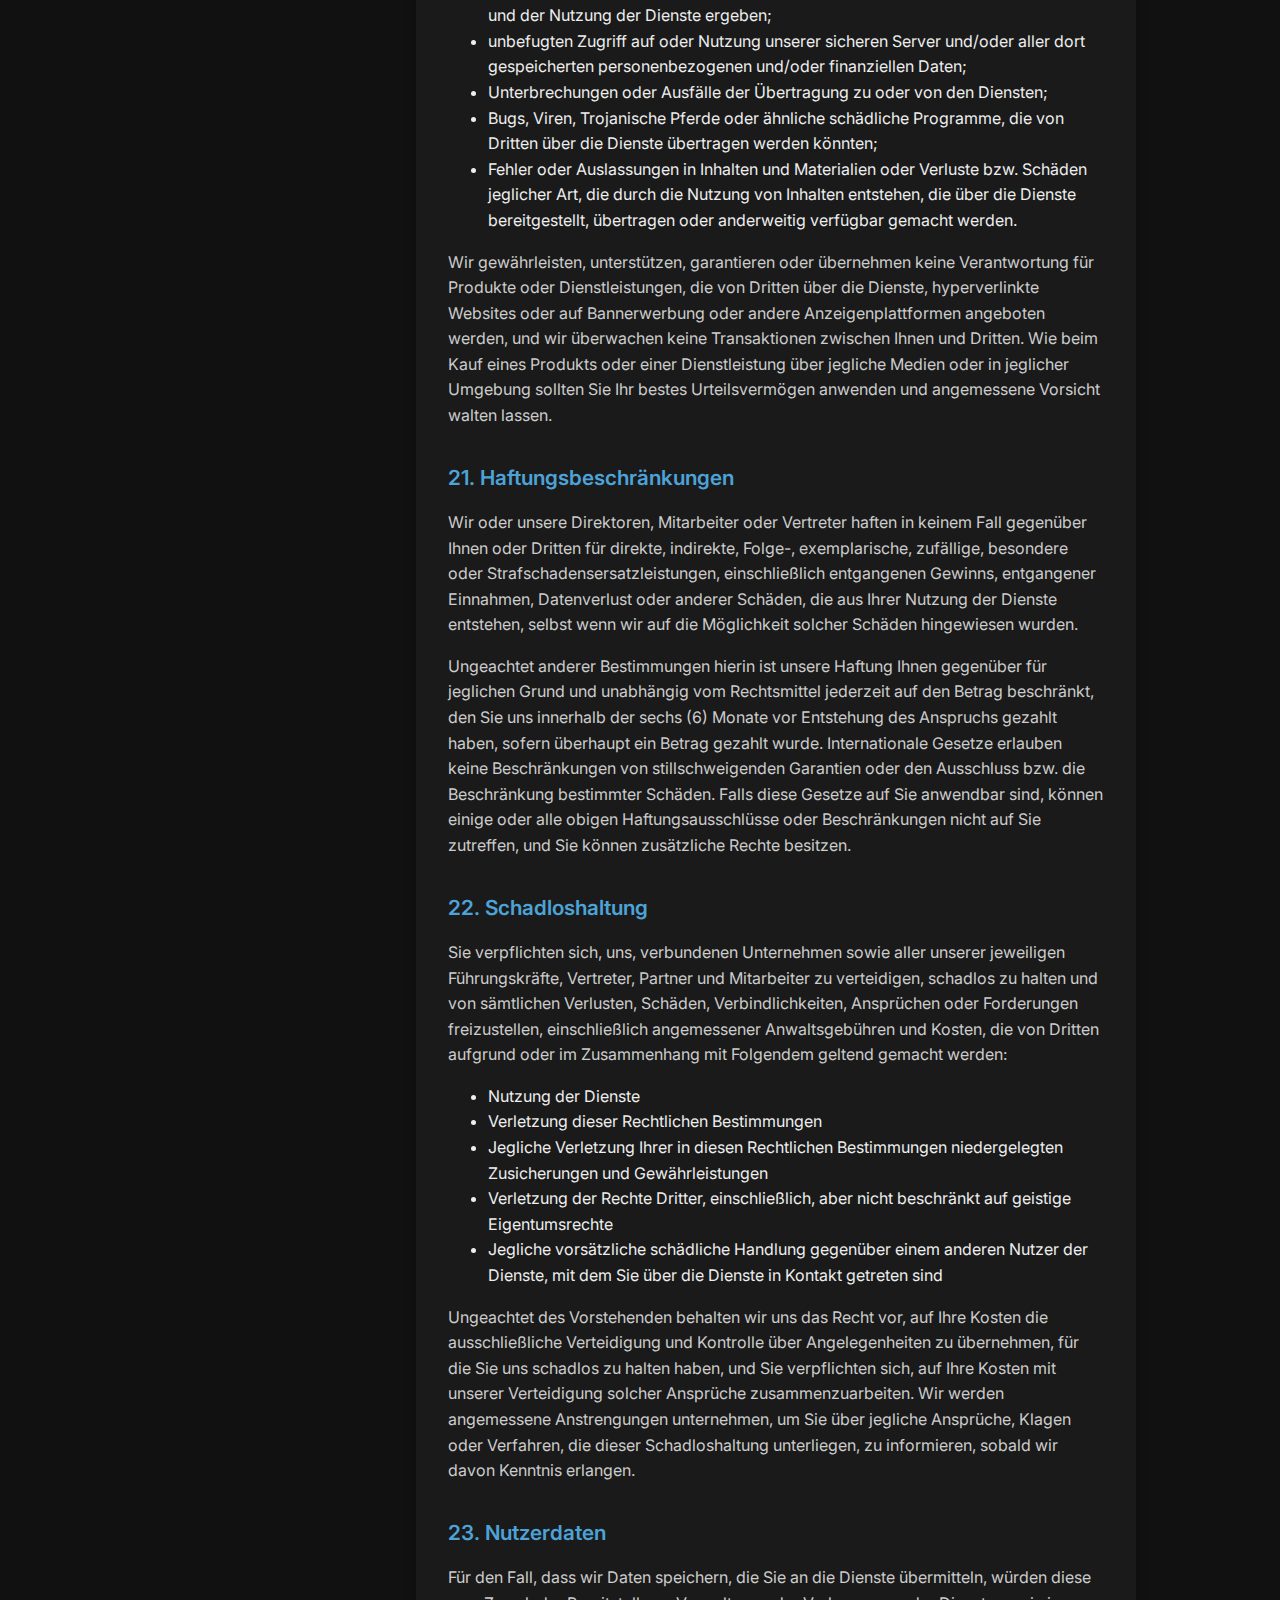
<file: agb.html>
<!DOCTYPE html>
<html lang="de">
<head>
  <meta charset="UTF-8" />
  <meta name="viewport" content="width=device-width, initial-scale=1" />
  <title>AGB</title>
  <link rel="stylesheet" href="styles.css" />
</head>
<header>
  <nav class="nav-tabs">
    <a href="index.html" class="tab">Datenschutzerklärung</a>
    <a href="agb.html" class="tab active">AGB</a>
  </nav>
</header>

<body>

<div class="container">
  <nav class="toc" aria-label="Inhaltsverzeichnis">
    <h2>Inhaltsverzeichnis</h2>
    <ul></ul>
  </nav>

  <main class="content">
    <section>
      <!-- Hier deinen Text einfügen -->
      <h1>Nutzungsbedingungen</h1>
      <p> Zuletzt aktualisiert am 08. Juli 2025 </p>

    <h2>Einverständnis mit unseren rechtlichen Bestimmungen</h2>
<p>
Wir sind 848 Games („Unternehmen“, „wir“, „uns“ oder „unser“), ein in Deutschland unter der Anschrift Emsdettener Straße 10, 48268 Greven, Deutschland, eingetragenes Unternehmen.
</p>

<p>
Wir betreiben die mobile Anwendung Wer babbelt? (die „App“) sowie alle weiteren damit verbundenen Produkte und Dienstleistungen, die auf diese rechtlichen Bestimmungen verweisen oder mit ihnen verlinkt sind (die „Rechtlichen Bestimmungen“) (zusammen die „Dienste“).
</p>

<p>
Sie können uns per E-Mail unter <a href="mailto:werbabbelt@gmail.com">werbabbelt@gmail.com</a> oder per Post an Emsdettener Straße 10, 48268 Greven, Deutschland, kontaktieren.
</p>

<p>
Diese Rechtlichen Bestimmungen stellen eine rechtsverbindliche Vereinbarung zwischen Ihnen – entweder persönlich oder im Namen einer juristischen Person („Sie“) – und 848 Games dar und regeln Ihren Zugriff auf sowie die Nutzung der Dienste. Sie stimmen zu, dass Sie durch den Zugriff auf die Dienste diese Rechtlichen Bestimmungen gelesen, verstanden und sich damit einverstanden erklärt haben, an alle Bestimmungen gebunden zu sein. Wenn Sie nicht allen diesen rechtlichen Bestimmungen zustimmen, ist es Ihnen ausdrücklich verboten, die Dienste zu nutzen, und Sie müssen die Nutzung sofort einstellen.
</p>

<p>
Zusätzliche Bedingungen oder Dokumente, die gelegentlich auf den Diensten veröffentlicht werden, sind hiermit ausdrücklich durch Verweis in diese Bestimmungen aufgenommen. Wir behalten uns das Recht vor, nach eigenem Ermessen Änderungen oder Anpassungen dieser Rechtlichen Bestimmungen vorzunehmen. Über Änderungen informieren wir, indem wir das Datum „Zuletzt aktualisiert“ in diesen Rechtlichen Bestimmungen aktualisieren. Sie verzichten auf das Recht, über jede einzelne Änderung gesondert benachrichtigt zu werden. Es liegt in Ihrer Verantwortung, diese Rechtlichen Bestimmungen regelmäßig zu überprüfen, um über Aktualisierungen informiert zu bleiben. Durch die fortgesetzte Nutzung der Dienste nach der Veröffentlichung geänderter Rechtlicher Bestimmungen gelten diese Änderungen als von Ihnen zur Kenntnis genommen und akzeptiert.
</p>

<p>
Alle Nutzer, die in ihrem Wohnsitzland minderjährig sind (in der Regel unter 18 Jahren), müssen die Erlaubnis ihrer Eltern oder Erziehungsberechtigten haben und unter deren direkter Aufsicht die Dienste nutzen. Wenn Sie minderjährig sind, muss Ihr Elternteil oder Erziehungsberechtigter diese Rechtlichen Bestimmungen gelesen haben und ihnen zustimmen, bevor Sie die Dienste nutzen.
</p>

<p>
Wir empfehlen Ihnen, eine Kopie dieser Rechtlichen Bestimmungen für Ihre Unterlagen auszudrucken.
</p>

<h2>1. Unsere Dienste</h2>
<p>Die bei der Nutzung der Dienste bereitgestellten Informationen sind nicht für die Verbreitung oder Nutzung durch Personen oder Organisationen in Rechtsordnungen oder Ländern bestimmt, in denen eine solche Verbreitung oder Nutzung gegen geltendes Recht oder Vorschriften verstoßen würde oder uns einer Registrierungspflicht in dieser Rechtsordnung oder in diesem Land unterwerfen würde. Personen, die sich entscheiden, von anderen Standorten auf die Dienste zuzugreifen, tun dies daher auf eigene Verantwortung und sind allein für die Einhaltung der örtlichen Gesetze verantwortlich, sofern diese Gesetze anwendbar sind.
</p>
<p> Die Dienste sind nicht darauf ausgelegt, branchenspezifischen Vorschriften zu entsprechen (z. B. Health Insurance Portability and Accountability Act (HIPAA), Federal Information Security Management Act (FISMA) usw.). Wenn Ihre Nutzung den Bestimmungen solcher Gesetze unterliegen würde, dürfen Sie die Dienste nicht verwenden. Ebenso dürfen Sie die Dienste nicht auf eine Weise nutzen, die gegen den Gramm-Leach-Bliley Act (GLBA) verstoßen würde.</p>


<h2>2. Geistige Eigentumsrechte</h2>

<h3>Unser geistiges Eigentum</h3>
<p>
Wir sind Eigentümer oder Lizenznehmer aller geistigen Eigentumsrechte an unseren Diensten, einschließlich aller Quellcodes, Datenbanken, Funktionen, Software, Website-Designs, Audio-, Video-, Text-, Foto- und Grafikmaterialien in den Diensten (zusammenfassend das „Inhalt“) sowie der darin enthaltenen Marken, Dienstleistungsmarken und Logos (die „Marken“). Unsere Inhalte und Marken sind durch Urheberrechts- und Markenrecht (sowie verschiedene andere Rechte des geistigen Eigentums und Gesetze gegen unlauteren Wettbewerb) geschützt.
</p>
<p>
Die Inhalte und Marken auf den Diensten stehen Ihnen ausschließlich zur persönlichen Nutzung zur Verfügung und dürfen nicht für kommerzielle Zwecke verwendet werden.
</p>

<h3>Ihre Nutzung unserer Dienste</h3>
<p>
Vorbehaltlich Ihrer Einhaltung dieser Rechtlichen Bestimmungen, einschließlich des Abschnitts „Verbotene Aktivitäten“, gewähren wir Ihnen eine nicht-exklusive, nicht übertragbare, widerrufliche Lizenz, um:
</p>
<ul>
  <li>auf die Dienste zuzugreifen;</li>
  <li>eine Kopie von Inhalten, auf die Sie ordnungsgemäß Zugriff erhalten haben, herunterzuladen oder auszudrucken, ausschließlich für Ihre persönliche, nicht kommerzielle Nutzung.</li>
</ul>
<p>
Mit Ausnahme der in diesem Abschnitt oder an anderer Stelle in unseren Rechtlichen Bestimmungen ausdrücklich erlaubten Nutzung darf kein Teil der Dienste und kein Inhalt oder Marke ohne unsere ausdrückliche vorherige schriftliche Genehmigung kopiert, reproduziert, aggregiert, neu veröffentlicht, hochgeladen, gepostet, öffentlich angezeigt, codiert, übersetzt, übertragen, verteilt, verkauft, lizenziert oder anderweitig für kommerzielle Zwecke genutzt werden.
</p>
<p>
Wenn Sie Inhalte, Marken oder Dienste in anderer Weise nutzen möchten, als in diesem Abschnitt oder anderweitig in unseren Rechtlichen Bestimmungen vorgesehen, richten Sie bitte Ihre Anfrage an: <a href="mailto:werbabbelt@gmail.com">werbabbelt@gmail.com</a>. Sollten wir Ihnen jemals die Erlaubnis erteilen, Teile unserer Dienste oder Inhalte zu posten, reproduzieren oder öffentlich anzuzeigen, müssen Sie uns als Eigentümer oder Lizenzgeber der Dienste, Inhalte oder Marken kennzeichnen und sicherstellen, dass jeglicher Urheberrechts- oder Eigentumshinweis beim Posten, Reproduzieren oder Anzeigen der Inhalte sichtbar ist.
</p>
<p>
Wir behalten uns alle Rechte vor, die Ihnen an den Diensten, Inhalten und Marken nicht ausdrücklich gewährt werden. Jeder Verstoß gegen diese geistigen Eigentumsrechte stellt einen wesentlichen Verstoß gegen unsere Rechtlichen Bestimmungen dar und Ihr Nutzungsrecht an unseren Diensten endet sofort.
</p>

<h3>Ihre Beiträge</h3>
<p>
Bitte lesen Sie diesen Abschnitt sowie den Abschnitt „Verbotene Aktivitäten“ sorgfältig, bevor Sie unsere Dienste nutzen, um zu verstehen (a) welche Rechte Sie uns einräumen und (b) welche Pflichten Sie haben, wenn Sie Inhalte über die Dienste posten oder hochladen.
</p>

<h4>Beiträge</h4>
<p>
Indem Sie uns direkt Fragen, Kommentare, Vorschläge, Ideen, Feedback oder andere Informationen zu den Diensten („Beiträge“) zusenden, erklären Sie sich damit einverstanden, uns alle geistigen Eigentumsrechte an diesen Beiträgen zu übertragen. Sie stimmen zu, dass wir Eigentümer dieser Beiträge werden und berechtigt sind, diese uneingeschränkt für jegliche rechtmäßigen Zwecke – kommerziell oder anderweitig – zu nutzen und zu verbreiten, ohne dass Ihnen eine Anerkennung oder Vergütung zusteht.
</p>

<h4>Verantwortung für Ihre Beiträge</h4>
<p>
Indem Sie uns Beiträge über irgendeinen Teil der Dienste senden, bestätigen Sie:
</p>
<ul>
  <li>dass Sie unsere „Verbotene Aktivitäten“ gelesen haben und einverstanden sind und keine Beiträge posten, senden, veröffentlichen, hochladen oder übermitteln werden, die illegal, belästigend, hasserfüllt, schädlich, diffamierend, obszön, einschüchternd, missbräuchlich, diskriminierend, bedrohlich gegenüber Personen oder Gruppen, sexuell explizit, falsch, ungenau, täuschend oder irreführend sind;</li>
  <li>dass Sie, soweit nach geltendem Recht zulässig, auf alle Urheberpersönlichkeitsrechte an diesen Beiträgen verzichten;</li>
  <li>dass sämtliche Beiträge entweder von Ihnen selbst stammen oder dass Sie über die erforderlichen Rechte und Lizenzen verfügen, um solche Beiträge einzureichen, und dass Sie uns die oben genannten Rechte in Bezug auf Ihre Beiträge vollständig gewähren können;</li>
  <li>dass Ihre Beiträge keine vertraulichen Informationen enthalten.</li>
</ul>
<p>
Sie sind allein für Ihre Beiträge verantwortlich und erklären sich ausdrücklich damit einverstanden, uns für alle Verluste schadlos zu halten, die uns durch Ihre Verletzung von (a) diesem Abschnitt, (b) geistigen Eigentumsrechten Dritter oder (c) geltendem Recht entstehen.
</p>



<h2> 3. Darstellungen des Nutzers</h2>
<p> Durch die Nutzung der Dienste erklären und garantieren Sie, dass: </p>
<ul>
  <li>Sie die rechtliche Fähigkeit besitzen und sich verpflichten, diese Rechtlichen Bestimmungen einzuhalten;</li>
  <li>Sie nicht minderjährig sind oder, falls Sie minderjährig sind, die Erlaubnis Ihrer Eltern oder Erziehungsberechtigten zur Nutzung der Dienste erhalten haben;</li>
  <li>Sie nicht über automatisierte oder nicht-menschliche Mittel auf die Dienste zugreifen, sei es durch Bots, Skripte oder anderweitig;</li>
  <li>Sie die Dienste nicht für illegale oder unautorisierte Zwecke nutzen; und</li>
  <li>Ihre Nutzung der Dienste keine geltenden Gesetze oder Vorschriften verletzt.</li>
</ul>
<p> Sollten Sie uns Informationen bereitstellen, die unwahr, ungenau, veraltet oder unvollständig sind, behalten wir uns das Recht vor, jegliche aktuelle oder zukünftige Nutzung der Dienste (oder eines Teils davon) abzulehnen.</p>


<h2>4. Produkte</h2>
<p>Alle Produkte unterliegen der Verfügbarkeit. Wir behalten uns das Recht vor, Produkte jederzeit und aus beliebigem Grund einzustellen. Die Preise aller Produkte können sich ändern. Wir werden angemessene Anstrengungen unternehmen, die Nutzer über wesentliche Preisänderungen rechtzeitig zu informieren, sei es durch Aktualisierungen innerhalb der App oder über andere Kommunikationskanäle, bevor diese Änderungen wirksam werden.</p>

<h2>5. Käufe und Zahlung</h2>
<p>Wir akzeptieren Zahlungen ausschließlich über das Zahlungssystem des Apple App Store. Alle Zahlungen werden von Apple über den Apple App Store abgewickelt. Rückerstattungen, Abrechnungsfragen und Zahlungsstreitigkeiten unterliegen den Bedingungen von Apple. </p>
<p>Sie erklären sich damit einverstanden, aktuelle, vollständige und korrekte Kauf- und Kontoinformationen für alle über die Dienste getätigten Käufe bereitzustellen. Zudem verpflichten Sie sich, Konten- und Zahlungsinformationen, einschließlich E-Mail-Adresse, Zahlungsmethode und Ablaufdatum der Zahlungskarte, unverzüglich zu aktualisieren, damit wir Ihre Transaktionen abschließen und Sie bei Bedarf kontaktieren können. Anwendbare Steuern werden nach den gesetzlichen Vorschriften hinzugerechnet. Wir behalten uns das Recht vor, Preise jederzeit zu ändern. Alle Zahlungen erfolgen in Euro.</p>
<p>Wir behalten uns das Recht vor, Preisfehler oder Irrtümer zu korrigieren, selbst wenn wir bereits eine Zahlung angefordert oder erhalten haben.</p>
<p>Wir behalten uns das Recht vor, jede über die Dienste aufgegebene Bestellung abzulehnen. Nach unserem alleinigen Ermessen können wir die gekaufte Menge pro Person, Haushalt oder Bestellung begrenzen oder stornieren. Diese Einschränkungen können Bestellungen betreffen, die über dasselbe Kundenkonto, dieselbe Zahlungsmethode und/oder dieselbe Rechnungs- oder Lieferadresse aufgegeben werden. Wir behalten uns das Recht vor, Bestellungen zu begrenzen oder zu untersagen, die nach unserem alleinigen Ermessen von Händlern, Wiederverkäufern oder Distributoren aufgegeben zu sein scheinen.</p>

<h2>6. Abonnements</h2>

<h3>Abrechnung und Verlängerung</h3>
<p>
Ihr Abonnement wird fortgesetzt und automatisch verlängert, sofern es nicht gekündigt wird. Sie stimmen zu, dass wir Ihre Zahlungsmethode wiederkehrend belasten, ohne dass für jede wiederkehrende Zahlung eine gesonderte Genehmigung Ihrerseits erforderlich ist, bis Sie das entsprechende Abonnement kündigen.
</p>
<p>
Alle Abonnements werden ausschließlich über den Apple App Store verwaltet. Für Kündigungen, Rückerstattungen, Abrechnungsfragen und Abonnementverwaltung verweisen wir auf den Support und die Richtlinien von Apple. Wir verarbeiten Abonnementzahlungen oder Kündigungen nicht direkt.
</p>
<p>
Die Dauer Ihres Abrechnungszeitraums richtet sich nach dem Abonnementtyp, den Sie bei Abschluss des Dienstes gewählt haben.
</p>

<h3>Kündigung</h3>
<p>
Sie können Ihr Abonnement in den Kontoeinstellungen des App Stores kündigen. Die Kündigung wird zum Ende des aktuell bezahlten Zeitraums wirksam. Bei Fragen oder Unzufriedenheit mit unseren Diensten wenden Sie sich bitte per E-Mail an <a href="mailto:werbabbelt@gmail.com">werbabbelt@gmail.com</a>.
</p>

<h3>Gebührenänderungen</h3>
<p>
Wir werden Sie über Änderungen der Gebühren mindestens 30 Tage vor Inkrafttreten informieren.
</p>


<h2>7. Rückerstattungsrichtlinie</h2>
<p>
Alle Verkäufe sind endgültig. Rückerstattungen werden nicht gewährt, außer wenn dies gesetzlich vorgeschrieben ist oder wir nach eigenem Ermessen eine Rückerstattung gewähren.
</p>

<h2>8. Verbotene Aktivitäten</h2>
<p>
Sie dürfen die Dienste nur für den vorgesehenen Zweck und in der von uns bereitgestellten Weise nutzen. 
Eine Nutzung der Dienste in Verbindung mit kommerziellen Vorhaben ist nur erlaubt, wenn wir dies ausdrücklich genehmigt oder unterstützt haben. 
Als Nutzer der Dienste verpflichten Sie sich insbesondere, Folgendes nicht zu tun:
</p>
<ul>
  <li>Systematisch Daten oder andere Inhalte aus den Diensten abrufen, um direkt oder indirekt eine Sammlung, Datenbank oder ein Verzeichnis ohne unsere schriftliche Genehmigung zu erstellen.</li>
  <li>Uns oder andere Nutzer täuschen, betrügen oder in die Irre führen, insbesondere um sensible Kontoinformationen wie Passwörter zu erlangen.</li>
  <li>Sicherheitsfunktionen der Dienste umgehen, deaktivieren oder beeinträchtigen, einschließlich solcher, die die Nutzung oder Kopie von Inhalten verhindern oder Einschränkungen durchsetzen.</li>
  <li>Die Dienste oder uns in einer Weise herabsetzen, schädigen oder beeinträchtigen, die nach unserer Auffassung unangemessen ist.</li>
  <li>Informationen aus den Diensten nutzen, um andere Personen zu belästigen, zu missbrauchen oder zu schädigen.</li>
  <li>Unsere Supportdienste missbräuchlich verwenden oder falsche Meldungen über Missbrauch oder Fehlverhalten einreichen.</li>
  <li>Die Dienste in einer Weise nutzen, die gegen geltendes Recht oder Vorschriften verstößt.</li>
  <li>Unbefugt die Dienste verlinken oder in Frames einbinden.</li>
  <li>Viren, Trojaner oder anderes schädliches Material hochladen oder übertragen (oder versuchen, dies zu tun), einschließlich Spam oder exzessiver Nutzung von Großbuchstaben, das die Nutzung der Dienste beeinträchtigt oder stört.</li>
  <li>Automatisierte Nutzung des Systems betreiben, etwa durch Skripte zum Senden von Nachrichten oder durch Tools wie Bots oder Crawler.</li>
  <li>Urheberrechts- oder Eigentumshinweise aus Inhalten entfernen.</li>
  <li>Sich als ein anderer Nutzer oder eine andere Person ausgeben oder den Benutzernamen eines anderen verwenden.</li>
  <li>Material hochladen oder übertragen (oder versuchen, dies zu tun), das passive oder aktive Mechanismen zur Informationssammlung enthält, wie Spyware, Cookies, Web Bugs oder ähnliche Technologien.</li>
  <li>Die Dienste, Netzwerke oder Systeme stören oder unangemessen belasten.</li>
  <li>Mitarbeiter oder Beauftragte, die Teile der Dienste bereitstellen, belästigen, einschüchtern oder bedrohen.</li>
  <li>Maßnahmen umgehen, die den Zugriff auf die Dienste oder Teile davon einschränken sollen.</li>
  <li>Die Software der Dienste kopieren oder anpassen, einschließlich Flash, PHP, HTML, JavaScript oder ähnlichem Code.</li>
  <li>Die Software der Dienste entschlüsseln, dekompilieren, disassemblieren oder reverse-engineeren, soweit dies gesetzlich nicht ausdrücklich erlaubt ist.</li>
  <li>Automatisierte Systeme entwickeln oder verbreiten, wie Spider, Bots, Cheat-Utilities, Scraper oder Offline-Reader, oder unautorisierte Skripte oder Software verwenden (außer bei normaler Suchmaschinen- oder Browsernutzung).</li>
  <li>Kauf- oder Einkaufsagenten einsetzen, um Bestellungen über die Dienste zu tätigen.</li>
  <li>Benutzernamen oder E-Mail-Adressen von Nutzern sammeln, um unerwünschte Nachrichten zu versenden, oder Nutzerkonten automatisiert oder unter falschen Angaben erstellen.</li>
  <li>Die Dienste in irgendeiner Form nutzen, um mit uns zu konkurrieren oder Inhalte/Dienste für kommerzielle oder umsatzgenerierende Vorhaben einzusetzen.</li>
</ul>

<h2>9. Von Nutzern erstellte Beiträge</h2>
<p>
Die Dienste bieten derzeit keine Möglichkeit, direkt Inhalte einzureichen oder zu posten. 
Wir können Ihnen jedoch Gelegenheiten geben, Inhalte und Materialien zu erstellen, einzureichen, zu posten, anzuzeigen, zu übertragen, darzustellen, zu veröffentlichen, zu verbreiten oder zu senden – sowohl an uns als auch über die Dienste. 
Dazu gehören unter anderem Texte, Schriften, Videos, Audioaufnahmen, Fotografien, Grafiken, Kommentare, Vorschläge, persönliche Informationen oder anderes Material (zusammen „Beiträge“). 
Beiträge können von anderen Nutzern der Dienste sowie über Drittanbieter-Websites eingesehen werden und werden gemäß unserer Datenschutzrichtlinie behandelt.
</p>

<p>Wenn Sie Beiträge erstellen oder zur Verfügung stellen, erklären und garantieren Sie Folgendes:</p>
<ul>
  <li>Die Erstellung, Verbreitung, Übermittlung, öffentliche Anzeige oder Aufführung sowie das Zugreifen, Herunterladen oder Kopieren Ihrer Beiträge verletzt keine Eigentumsrechte Dritter (z. B. Urheberrechte, Patente, Marken, Geschäftsgeheimnisse oder Persönlichkeitsrechte) und wird dies auch künftig nicht tun.</li>
  <li>Sie sind der Ersteller und Eigentümer der Beiträge oder verfügen über die erforderlichen Lizenzen, Rechte, Zustimmungen und Genehmigungen, um uns, den Diensten und anderen Nutzern die vorgesehene Nutzung Ihrer Beiträge zu erlauben.</li>
  <li>Sie haben die schriftliche Zustimmung jeder identifizierbaren Person in Ihren Beiträgen, damit deren Name oder Abbild in der durch die Dienste vorgesehenen Weise verwendet werden darf.</li>
  <li>Ihre Beiträge sind nicht falsch, ungenau oder irreführend.</li>
  <li>Ihre Beiträge enthalten keine unerwünschte oder unautorisierte Werbung, Schneeballsysteme, Kettenbriefe, Spam, Massenmailings oder ähnliche Formen der Anwerbung.</li>
  <li>Ihre Beiträge sind nicht obszön, unanständig, lasziv, gewalttätig, belästigend, verleumderisch oder anderweitig anstößig (wie von uns beurteilt).</li>
  <li>Ihre Beiträge verspotten, verhöhnen, bedrohen oder missbrauchen niemanden.</li>
  <li>Ihre Beiträge werden nicht genutzt, um andere Personen zu belästigen, rechtlich zu bedrohen oder Gewalt gegen Personen oder Gruppen zu fördern.</li>
  <li>Ihre Beiträge verstoßen nicht gegen geltendes Recht, Vorschriften oder Regeln.</li>
  <li>Ihre Beiträge verletzen nicht die Privatsphäre oder Persönlichkeitsrechte Dritter.</li>
  <li>Ihre Beiträge enthalten keine Inhalte, die gegen Gesetze zum Schutz Minderjähriger verstoßen (z. B. Kinderpornografie).</li>
  <li>Ihre Beiträge enthalten keine beleidigenden Kommentare in Bezug auf Rasse, Herkunft, Geschlecht, sexuelle Orientierung oder körperliche Beeinträchtigung.</li>
  <li>Ihre Beiträge verstoßen nicht gegen diese rechtlichen Bestimmungen, verlinken nicht auf Material, das dagegen verstößt, und verletzen kein anwendbares Gesetz oder Vorschrift.</li>
</ul>

<p>
Jede Nutzung der Dienste, die gegen diese Bestimmungen verstößt, gilt als Verstoß gegen unsere rechtlichen Bestimmungen und kann zur Kündigung oder Sperrung Ihres Nutzungsrechts führen.
</p>

<h2>10. Lizenz für Beiträge</h2>
<p>
Wir dürfen die Informationen und personenbezogenen Daten, die Sie bereitstellen, im Rahmen der Datenschutzrichtlinie 
und Ihrer Einstellungen speichern, verarbeiten und nutzen.
</p>

<p>
Wenn Sie uns Vorschläge oder Feedback zu den Diensten geben, dürfen wir diese ohne Vergütung 
für beliebige Zwecke verwenden und weitergeben.
</p>

<p>
Wir beanspruchen kein Eigentum an Ihren Beiträgen. Sie behalten das volle Eigentum sowie alle damit 
verbundenen Rechte, einschließlich geistiger Eigentumsrechte.
</p>

<p>
Wir übernehmen keine Verantwortung für Inhalte oder Aussagen, die Sie in den Diensten bereitstellen. 
Sie sind allein für Ihre Beiträge verantwortlich und stellen uns ausdrücklich von jeglicher Haftung frei. 
Außerdem verpflichten Sie sich, keine rechtlichen Schritte gegen uns in Bezug auf Ihre Beiträge einzuleiten.
</p>

<h2>11. Lizenz für mobile Anwendungen</h2>

<h3>Nutzungsrecht</h3>
<p>
Wenn Sie über die App auf die Dienste zugreifen, gewähren wir Ihnen ein widerrufliches, 
nicht-exklusives, nicht übertragbares und eingeschränktes Recht, die App auf Ihren eigenen 
drahtlosen Geräten zu installieren und zu nutzen. Die Nutzung erfolgt ausschließlich gemäß 
den Bedingungen dieser Lizenz und innerhalb dieser rechtlichen Bestimmungen.
</p>

<p>Sie dürfen die App nicht:</p>
<ul>
  <li>soweit nach geltendem Recht nicht erlaubt, dekompilieren, reverse-engineeren, disassemblieren, versuchen, den Quellcode abzuleiten oder die App zu entschlüsseln,</li>
  <li>ändern, anpassen, verbessern, erweitern, übersetzen oder abgeleitete Werke erstellen,</li>
  <li>gegen geltende Gesetze, Regeln oder Vorschriften im Zusammenhang mit der Nutzung der App verstoßen,</li>
  <li>Eigentumshinweise (z. B. Urheber- oder Markenhinweise) entfernen, ändern oder verdecken,</li>
  <li>für kommerzielle oder umsatzgenerierende Zwecke nutzen, die nicht vorgesehen sind,</li>
  <li>über ein Netzwerk oder eine Umgebung bereitstellen, die gleichzeitigen Zugriff durch mehrere Geräte oder Nutzer ermöglicht,</li>
  <li>verwenden, um ein konkurrierendes Produkt, einen Dienst oder eine Software zu entwickeln,</li>
  <li>zur Versendung automatisierter Anfragen oder unerwünschter kommerzieller E-Mails nutzen,</li>
  <li>proprietäre Informationen, Schnittstellen oder geistige Eigentumsrechte von uns für die Entwicklung oder Verbreitung anderer Anwendungen, Zubehör oder Geräte verwenden.</li>
</ul>

<h3>Apple- und Android-Geräte</h3>
<p>Die folgenden Bedingungen gelten, wenn Sie die App über den Apple Store oder Google Play (jeweils ein „App-Distributor“) beziehen:</p>
<ul>
  <li>Die Lizenz ist auf eine nicht übertragbare Nutzung der App auf einem Gerät mit iOS- oder Android-Betriebssystem beschränkt, entsprechend den Nutzungsregeln des jeweiligen Distributors.</li>
  <li>Wir sind für Wartung und Support der App verantwortlich, während App-Distributoren hierzu keine Verpflichtung haben.</li>
  <li>Bei einem Mangel der App können Sie den Distributor benachrichtigen, der ggf. den Kaufpreis erstattet. Weitere Gewährleistungspflichten bestehen seitens des Distributors nicht.</li>
  <li>Sie müssen die geltenden Bedingungen von Drittanbietern einhalten, wenn Sie die App nutzen (z. B. bei VoIP-Anwendungen die Bedingungen des Mobilfunkanbieters).</li>
  <li>Die App-Distributoren sind Drittbegünstigte dieser Lizenzbedingungen und können deren Einhaltung Ihnen gegenüber durchsetzen.</li>
</ul>

<h2>12. Websites und Inhalte Dritter</h2>
<p>
Die Dienste können Links zu anderen Websites („Websites Dritter“) enthalten oder Sie können über die App auf solche weitergeleitet werden. Dazu gehören Artikel, Fotografien, Texte, Grafiken, Bilder, Designs, Musik, Ton, Videos, Informationen, Anwendungen, Software und sonstige Inhalte oder Gegenstände, die Dritten gehören oder von Dritten bereitgestellt werden („Inhalte Dritter“).
</p>

<p>
Solche Websites und Inhalte Dritter werden von uns nicht überprüft, überwacht oder auf Richtigkeit, Angemessenheit oder Vollständigkeit kontrolliert. Wir übernehmen keine Verantwortung für Websites Dritter oder Inhalte Dritter, die über die Dienste zugänglich sind, verfügbar gemacht, gepostet oder installiert werden – einschließlich deren Inhalte, Richtigkeit, Anstößigkeit, Meinungen, Zuverlässigkeit, Datenschutzpraktiken oder andere Richtlinien.
</p>

<p>
Die Aufnahme, Verlinkung oder Ermöglichung der Nutzung oder Installation von Websites oder Inhalten Dritter bedeutet keine Zustimmung oder Befürwortung durch uns. Wenn Sie die Dienste verlassen, um auf Websites Dritter zuzugreifen oder Inhalte Dritter zu nutzen oder zu installieren, geschieht dies auf eigenes Risiko. Beachten Sie, dass diese rechtlichen Bestimmungen dann nicht mehr gelten. Prüfen Sie die Bedingungen und Richtlinien der Drittanbieter, einschließlich deren Datenschutz- und Datensammlungspraktiken.
</p>

<p>
Alle Käufe, die Sie über Websites Dritter tätigen, erfolgen ausschließlich über diese Websites und Anbieter. Wir übernehmen keinerlei Verantwortung für solche Käufe, die ausschließlich zwischen Ihnen und dem jeweiligen Drittanbieter stattfinden. Sie erkennen an, dass wir die auf Websites Dritter angebotenen Produkte oder Dienstleistungen nicht unterstützen. Sie stellen uns von jeglichem Schaden frei, der Ihnen durch den Kauf solcher Produkte oder Dienstleistungen entsteht, sowie von Verlusten oder Schäden, die Ihnen im Zusammenhang mit oder als Folge von Inhalten Dritter oder der Nutzung von Websites Dritter entstehen.
</p>


<h2>13. Werbetreibende</h2>
<p>
Wir ermöglichen es Werbetreibenden, ihre Anzeigen und andere Informationen in bestimmten Bereichen der Dienste zu platzieren, z. B. in Seitenleisten- oder Banneranzeigen. Wir stellen lediglich den Platz für diese Anzeigen zur Verfügung und haben keine Kontrolle über deren Inhalt, Richtigkeit oder Rechtmäßigkeit. 
</p>
<p>
Wir übernehmen keine Verantwortung für die Anzeigeninhalte und unterstützen keine Werbetreibenden oder deren Produkte bzw. Dienstleistungen. Nutzer interagieren mit den Anzeigen auf eigenes Risiko.
</p>


<h2>14. Verwaltung der Dienste</h2>
<p>
Wir behalten uns das Recht vor, jedoch ohne Verpflichtung:
</p>
<ul>
  <li>die Dienste auf Verstöße gegen diese Rechtlichen Bestimmungen zu überwachen;</li>
  <li>angemessene rechtliche Schritte gegen Personen einzuleiten, die nach unserem alleinigen Ermessen gegen geltendes Recht oder diese Rechtlichen Bestimmungen verstoßen, einschließlich, aber nicht beschränkt auf die Meldung solcher Nutzer an Strafverfolgungsbehörden;</li>
  <li>nach unserem alleinigen Ermessen und ohne Einschränkung den Zugriff auf Ihre Beiträge oder Teile davon zu verweigern, einzuschränken, deren Verfügbarkeit zu limitieren oder zu deaktivieren (soweit technologisch möglich);</li>
  <li>nach unserem alleinigen Ermessen und ohne vorherige Ankündigung oder Haftung alle Dateien und Inhalte von den Diensten zu entfernen oder anderweitig zu deaktivieren, die übermäßig groß sind oder unsere Systeme in irgendeiner Weise belasten;</li>
  <li>die Dienste insgesamt in einer Weise zu verwalten, die unsere Rechte und Eigentum schützt und die ordnungsgemäße Funktion der Dienste gewährleistet.</li>
</ul>

<h2>15. Datenschutzerklärung</h2>
<p>
Wir legen großen Wert auf Datenschutz und Datensicherheit. Bitte lesen Sie unsere <a href="https://848games.de">Datenschutzerklärung</a>. Durch die Nutzung der Dienste stimmen Sie der Datenschutzerklärung zu, die Bestandteil dieser Rechtlichen Bestimmungen ist.
</p>
<p>
Bitte beachten Sie, dass die Dienste in Deutschland gehostet werden. Wenn Sie von einer anderen Region der Welt auf die Dienste zugreifen, in der andere Gesetze oder Vorschriften zur Erhebung, Nutzung oder Weitergabe personenbezogener Daten gelten, die von den in Deutschland geltenden Gesetzen abweichen, übertragen Sie durch die fortgesetzte Nutzung der Dienste Ihre Daten nach Deutschland und stimmen ausdrücklich zu, dass Ihre Daten nach Deutschland übertragen und dort verarbeitet werden.
</p>

<h2>16. Laufzeit und Kündigung</h2>
<p>
Diese Rechtlichen Bestimmungen bleiben während Ihrer Nutzung der Dienste in voller Kraft und Wirkung.
</p>
<p>
Ohne Einschränkung anderer Bestimmungen dieser Rechtlichen Bestimmungen behalten wir uns das Recht vor, nach unserem alleinigen Ermessen und ohne vorherige Ankündigung oder Haftung den Zugriff auf die Dienste und die Nutzung der Dienste (einschließlich Sperrung bestimmter IP-Adressen) für jeden Grund oder ohne Grund zu verweigern, einschließlich, aber nicht beschränkt auf Verstöße gegen jede Darstellung, Garantie oder Vereinbarung in diesen Rechtlichen Bestimmungen oder gegen geltende Gesetze oder Vorschriften. Wir können Ihre Nutzung oder Teilnahme an den Diensten oder jeden von Ihnen geposteten Inhalt oder Informationen jederzeit und ohne Warnung löschen, nach unserem alleinigen Ermessen.
</p>
<p>
Wenn wir Ihr Konto aus irgendeinem Grund kündigen oder sperren, ist es Ihnen untersagt, ein neues Konto unter Ihrem Namen, einem falschen oder geliehenen Namen oder dem Namen Dritter zu registrieren oder zu erstellen, selbst wenn Sie im Auftrag der dritten Person handeln. Zusätzlich zur Kündigung oder Sperrung Ihres Kontos behalten wir uns das Recht vor, angemessene rechtliche Schritte einzuleiten, einschließlich, aber nicht beschränkt auf die Verfolgung zivil-, straf- und einstweiliger Maßnahmen.
</p>


<h2>17. Änderungen und Unterbrechungen</h2>
<p>
Wir behalten uns das Recht vor, die Inhalte der Dienste jederzeit oder aus beliebigem Grund nach unserem alleinigen Ermessen zu ändern, zu modifizieren oder zu entfernen, ohne vorherige Ankündigung. Wir sind jedoch nicht verpflichtet, Informationen auf unseren Diensten zu aktualisieren. Wir haften weder Ihnen noch Dritten für Änderungen, Preisänderungen, Aussetzungen oder die Einstellung der Dienste.
</p>
<p>
Wir können nicht garantieren, dass die Dienste jederzeit verfügbar sind. Es kann zu Hardware-, Software- oder anderen Problemen kommen oder Wartungsarbeiten erforderlich sein, die zu Unterbrechungen, Verzögerungen oder Fehlern führen. Wir behalten uns das Recht vor, die Dienste jederzeit oder aus beliebigem Grund ohne Vorankündigung zu ändern, zu überarbeiten, zu aktualisieren, auszusetzen, einzustellen oder anderweitig zu modifizieren. 
</p>
<p>
Sie stimmen zu, dass wir keinerlei Haftung für Verluste, Schäden oder Unannehmlichkeiten übernehmen, die durch Ihre Unfähigkeit, während einer Ausfallzeit oder Einstellung auf die Dienste zuzugreifen oder diese zu nutzen, entstehen. Nichts in diesen Rechtlichen Bestimmungen ist dahingehend auszulegen, dass wir verpflichtet sind, die Dienste aufrechtzuerhalten oder zu unterstützen oder Korrekturen, Updates oder Releases bereitzustellen.
</p>


<h2>18. Anwendbares Recht</h2>
<p>
Diese Rechtlichen Bestimmungen unterliegen den Gesetzen der Bundesrepublik Deutschland und sind nach diesen auszulegen. Die Anwendung des Übereinkommens der Vereinten Nationen über Verträge über den internationalen Warenverkauf (CISG) ist ausdrücklich ausgeschlossen.
</p>
<p>
Wenn Ihr gewöhnlicher Aufenthalt in der EU liegt und Sie als Verbraucher handeln, genießen Sie zusätzlich den Schutz der zwingenden Bestimmungen des Rechts Ihres Wohnsitzlandes.
</p>


<h2>19. Korrekturen</h2>
<p>
Auf den Diensten können Informationen enthalten sein, die typografische Fehler, Ungenauigkeiten oder Auslassungen aufweisen, einschließlich Beschreibungen, Preise, Verfügbarkeit und sonstiger Informationen. 
Wir behalten uns das Recht vor, Fehler, Ungenauigkeiten oder Auslassungen zu korrigieren und Informationen auf den Diensten jederzeit ohne vorherige Ankündigung zu ändern oder zu aktualisieren. 
Solche Korrekturen oder Aktualisierungen können, sofern zutreffend, auch rückwirkend gelten. 
Wir werden uns bemühen, Nutzer über wesentliche Änderungen zu informieren, soweit dies gesetzlich vorgeschrieben ist.
</p>


<h2>20. Haftungsausschluss</h2>
<p>
Die Dienste werden in der jeweils bestehenden Form und nach Verfügbarkeit bereitgestellt. Sie stimmen zu, dass die Nutzung der Dienste auf Ihr eigenes Risiko erfolgt. Im maximal gesetzlich zulässigen Umfang lehnen wir alle ausdrücklichen oder stillschweigenden Garantien in Verbindung mit den Diensten und ihrer Nutzung ab, einschließlich, aber nicht beschränkt auf, die stillschweigenden Garantien der Marktfähigkeit, Eignung für einen bestimmten Zweck und Nichtverletzung.
</p>

<p>
Wir übernehmen keine Gewähr oder Zusicherungen hinsichtlich der Genauigkeit oder Vollständigkeit der Inhalte der Dienste oder der Inhalte von Websites oder mobilen Anwendungen, die mit den Diensten verlinkt sind, und übernehmen keinerlei Haftung oder Verantwortung für:
</p>
<ul>
  <li>Fehler, Irrtümer oder Ungenauigkeiten in Inhalten und Materialien;</li>
  <li>Körperverletzungen oder Sachschäden jeglicher Art, die sich aus Ihrem Zugriff auf und der Nutzung der Dienste ergeben;</li>
  <li>unbefugten Zugriff auf oder Nutzung unserer sicheren Server und/oder aller dort gespeicherten personenbezogenen und/oder finanziellen Daten;</li>
  <li>Unterbrechungen oder Ausfälle der Übertragung zu oder von den Diensten;</li>
  <li>Bugs, Viren, Trojanische Pferde oder ähnliche schädliche Programme, die von Dritten über die Dienste übertragen werden könnten;</li>
  <li>Fehler oder Auslassungen in Inhalten und Materialien oder Verluste bzw. Schäden jeglicher Art, die durch die Nutzung von Inhalten entstehen, die über die Dienste bereitgestellt, übertragen oder anderweitig verfügbar gemacht werden.</li>
</ul>

<p>
Wir gewährleisten, unterstützen, garantieren oder übernehmen keine Verantwortung für Produkte oder Dienstleistungen, die von Dritten über die Dienste, hyperverlinkte Websites oder auf Bannerwerbung oder andere Anzeigenplattformen angeboten werden, und wir überwachen keine Transaktionen zwischen Ihnen und Dritten. Wie beim Kauf eines Produkts oder einer Dienstleistung über jegliche Medien oder in jeglicher Umgebung sollten Sie Ihr bestes Urteilsvermögen anwenden und angemessene Vorsicht walten lassen.
</p>

<h2>21. Haftungsbeschränkungen</h2>
<p>
Wir oder unsere Direktoren, Mitarbeiter oder Vertreter haften in keinem Fall gegenüber Ihnen oder Dritten für direkte, indirekte, Folge-, exemplarische, zufällige, besondere oder Strafschadensersatzleistungen, einschließlich entgangenen Gewinns, entgangener Einnahmen, Datenverlust oder anderer Schäden, die aus Ihrer Nutzung der Dienste entstehen, selbst wenn wir auf die Möglichkeit solcher Schäden hingewiesen wurden.
</p>

<p>
Ungeachtet anderer Bestimmungen hierin ist unsere Haftung Ihnen gegenüber für jeglichen Grund und unabhängig vom Rechtsmittel jederzeit auf den Betrag beschränkt, den Sie uns innerhalb der sechs (6) Monate vor Entstehung des Anspruchs gezahlt haben, sofern überhaupt ein Betrag gezahlt wurde. Internationale Gesetze erlauben keine Beschränkungen von stillschweigenden Garantien oder den Ausschluss bzw. die Beschränkung bestimmter Schäden. Falls diese Gesetze auf Sie anwendbar sind, können einige oder alle obigen Haftungsausschlüsse oder Beschränkungen nicht auf Sie zutreffen, und Sie können zusätzliche Rechte besitzen.
</p>

<h2>22. Schadloshaltung</h2>
<p>
Sie verpflichten sich, uns, verbundenen Unternehmen sowie aller unserer jeweiligen Führungskräfte, Vertreter, Partner und Mitarbeiter zu verteidigen, schadlos zu halten und von sämtlichen Verlusten, Schäden, Verbindlichkeiten, Ansprüchen oder Forderungen freizustellen, einschließlich angemessener Anwaltsgebühren und Kosten, die von Dritten aufgrund oder im Zusammenhang mit Folgendem geltend gemacht werden:
</p>

<ul>
  <li>Nutzung der Dienste</li>
  <li>Verletzung dieser Rechtlichen Bestimmungen</li>
  <li>Jegliche Verletzung Ihrer in diesen Rechtlichen Bestimmungen niedergelegten Zusicherungen und Gewährleistungen</li>
  <li>Verletzung der Rechte Dritter, einschließlich, aber nicht beschränkt auf geistige Eigentumsrechte</li>
  <li>Jegliche vorsätzliche schädliche Handlung gegenüber einem anderen Nutzer der Dienste, mit dem Sie über die Dienste in Kontakt getreten sind</li>
</ul>

<p>
Ungeachtet des Vorstehenden behalten wir uns das Recht vor, auf Ihre Kosten die ausschließliche Verteidigung und Kontrolle über Angelegenheiten zu übernehmen, für die Sie uns schadlos zu halten haben, und Sie verpflichten sich, auf Ihre Kosten mit unserer Verteidigung solcher Ansprüche zusammenzuarbeiten. Wir werden angemessene Anstrengungen unternehmen, um Sie über jegliche Ansprüche, Klagen oder Verfahren, die dieser Schadloshaltung unterliegen, zu informieren, sobald wir davon Kenntnis erlangen.
</p>

<h2>23. Nutzerdaten</h2>
<p>
Für den Fall, dass wir Daten speichern, die Sie an die Dienste übermitteln, würden diese zum Zweck der Bereitstellung, Verwaltung oder Verbesserung der Dienste sowie im Zusammenhang mit Ihrer Nutzung der Dienste verarbeitet. 
Sollten in einem solchen Fall routinemäßige Datensicherungen durchgeführt werden, wären Sie allein verantwortlich für alle von Ihnen übermittelten Daten oder Daten, die aus Ihren Aktivitäten unter Verwendung der Dienste resultieren.
</p>

<p>
Sie stimmen zu, dass wir in einem solchen Fall keine Haftung für den Verlust, die Beschädigung oder den unbefugten Zugriff auf solche Daten übernehmen, und verzichten hiermit auf jegliche Ansprüche gegen uns, die sich aus einem solchen Verlust, einer solchen Beschädigung oder einem unbefugten Zugriff ergeben könnten.
</p>

<h2>24. Elektronische Kommunikation, Transaktionen und Unterschriften</h2>
<p>
Der Besuch der Dienste, das Senden von E-Mails an uns sowie das Ausfüllen von Online-Formularen stellen elektronische Kommunikation dar. 
Sie stimmen dem Erhalt elektronischer Mitteilungen zu und erklären sich damit einverstanden, dass alle Vereinbarungen, Mitteilungen, Offenlegungen und sonstigen Mitteilungen, die wir Ihnen elektronisch, per E-Mail oder über die Dienste übermitteln, alle gesetzlichen Anforderungen erfüllen, wonach eine solche Kommunikation schriftlich erfolgen muss.
</p>

<p>
Sie stimmen hiermit der Verwendung von elektronischen Unterschriften, Verträgen, Bestellungen und anderen Aufzeichnungen sowie der elektronischen Zustellung von Mitteilungen, Richtlinien und Aufzeichnungen von Transaktionen, die von uns oder über die Dienste initiiert oder abgeschlossen werden, zu. 
Sie verzichten hiermit auf jegliche Rechte oder Anforderungen nach Gesetzen, Verordnungen, Vorschriften oder sonstigen Regelungen in beliebigen Gerichtsbarkeiten, die eine Originalunterschrift, die Zustellung oder Aufbewahrung von nicht-elektronischen Unterlagen oder Zahlungen bzw. die Gewährung von Gutschriften auf anderem als elektronischem Wege erfordern.
</p><h2>25. Sonstiges</h2>
<p>
Diese Nutzungsbedingungen sowie alle von uns auf den Diensten veröffentlichten Richtlinien oder Betriebsregeln stellen die vollständige Vereinbarung und Übereinkunft zwischen Ihnen und uns dar. 
Das Versäumnis von uns, ein Recht oder eine Bestimmung dieser Nutzungsbedingungen auszuüben oder durchzusetzen, gilt nicht als Verzicht auf dieses Recht oder diese Bestimmung. 
Diese Nutzungsbedingungen gelten im größtmöglichen gesetzlich zulässigen Umfang. 
Wir können jederzeit alle oder einzelne unserer Rechte und Pflichten an Dritte übertragen. 
Wir haften nicht für Verluste, Schäden, Verzögerungen oder Unterlassungen, die durch Ursachen außerhalb unserer angemessenen Kontrolle verursacht werden. 
Sollte eine Bestimmung oder ein Teil einer Bestimmung dieser Nutzungsbedingungen als rechtswidrig, nichtig oder nicht durchsetzbar festgestellt werden, gilt diese Bestimmung oder der Teil der Bestimmung als abtrennbar und berührt nicht die Gültigkeit und Durchsetzbarkeit der übrigen Bestimmungen. 
Zwischen Ihnen und uns entsteht durch diese Nutzungsbedingungen oder die Nutzung der Dienste keine Joint-Venture-, Partnerschafts-, Arbeits- oder Agenturbeziehung.
</p>

<p>
Sie stimmen zu, dass diese Nutzungsbedingungen nicht zu Ihren Ungunsten ausgelegt werden, nur weil wir sie verfasst haben. 
Sie verzichten hiermit auf jegliche Verteidigung, die Sie aufgrund der elektronischen Form dieser Nutzungsbedingungen oder des Fehlens einer Unterschrift der Parteien zur Ausführung dieser Nutzungsbedingungen geltend machen könnten.
</p>

<h2>26. Kontaktieren Sie uns</h2>
<p>
Um eine Beschwerde in Bezug auf die Dienste zu klären oder weitere Informationen zur Nutzung der Dienste zu erhalten, kontaktieren Sie uns bitte unter:
</p>

<p>
848 Games<br>
Emsdettener Straße 10<br>
48268 Greven<br>
Deutschland<br>
E-Mail: <a href="mailto:werbabbelt@gmail.com">werbabbelt@gmail.com</a>
</p>




      <!-- Weitere Abschnitte... -->
    </section>
  </main>
</div>

<footer style="background-color:#9e9e9e; padding:20px; text-align:center; font-size:14px; color:#000000;">
  <p><strong>Impressum</strong></p>
  <p>848 Games<br>
    c/o Postflex #9403 <br>
  Emsdettener Straße 10<br>
  48268 Greven</p>
  <p>Email: <a href="mailto:werbabbelt@gmail.com">werbabbelt@gmail.com</a></p>
  <p>&copy; 2025 848 Games. Alle Rechte vorbehalten.</p>
</footer>

<script src="script.js"></script>
</body>
</html>
</file>
<file: styles.css>
@import url('https://fonts.googleapis.com/css2?family=Inter:wght@400;600&display=swap');

* {
  box-sizing: border-box;
}

body {
  margin: 0;
  font-family: 'Inter', sans-serif;
  background: #111;
  color: #eee;
  line-height: 1.6;
}

/* Optional: Header einbinden */
header {
  background: #1b1b1b;
  color: #eee;
  padding: 1rem 2rem;
  box-shadow: 0 1px 4px rgba(0, 0, 0, 0.3);
}

header .nav-tabs {
  display: flex;
  gap: 1rem;
}

header .nav-tabs a {
  color: #aaa;
  text-decoration: none;
  font-weight: 500;
  padding: 0.5rem 1rem;
  border-radius: 6px;
  transition: 0.2s ease;
}

header .nav-tabs a:hover {
  background-color: #2a2a2a;
  color: #fff;
}

header .nav-tabs a.active {
  background-color: #0f4c81;
  color: #fff;
}

.container {
  display: flex;
  max-width: 1024px;
  margin: 2rem auto;
  gap: 2rem;
  padding: 0 1rem;
}

.toc {
  position: sticky;
  top: 2rem;
  flex: 0 0 240px;
  background: #1a1a1a;
  border-radius: 8px;
  padding: 1rem 1.5rem;
  box-shadow: 0 2px 12px rgba(0, 0, 0, 0.2);
  height: fit-content;
  font-size: 0.9rem;
}

.toc h2 {
  font-weight: 600;
  margin-bottom: 1rem;
  color: #4da3d8;
}

.toc ul {
  list-style: none;
  padding-left: 0;
  margin: 0;
}

.toc ul li {
  margin-bottom: 0.6rem;
}

.toc ul li a {
  text-decoration: none;
  color: #6bbafc;
  transition: color 0.2s ease;
}

.toc ul li a:hover,
.toc ul li a:focus {
  text-decoration: underline;
  outline: none;
  color: #90caf9;
}

.content {
  flex: 1;
  background: #1a1a1a;
  padding: 2rem;
  border-radius: 8px;
  box-shadow: 0 2px 12px rgba(0, 0, 0, 0.2);
}

h1 {
  font-weight: 700;
  font-size: 1.8rem;
  margin-top: 0;
  margin-bottom: 1rem;
  border-bottom: 2px solid #4da3d8;
  padding-bottom: 0.3rem;
  color: #4da3d8;
}

h2 {
  font-weight: 600;
  font-size: 1.3rem;
  margin-top: 2rem;
  margin-bottom: 0.8rem;
  color: #4da3d8;
}

p {
  margin-bottom: 1rem;
  font-weight: 400;
  font-size: 1rem;
  color: #ccc;
}

@media (max-width: 768px) {
  .container {
    flex-direction: column;
  }

  .toc {
    position: relative;
    top: auto;
    flex: none;
    margin-bottom: 2rem;
  }
}
</file>
